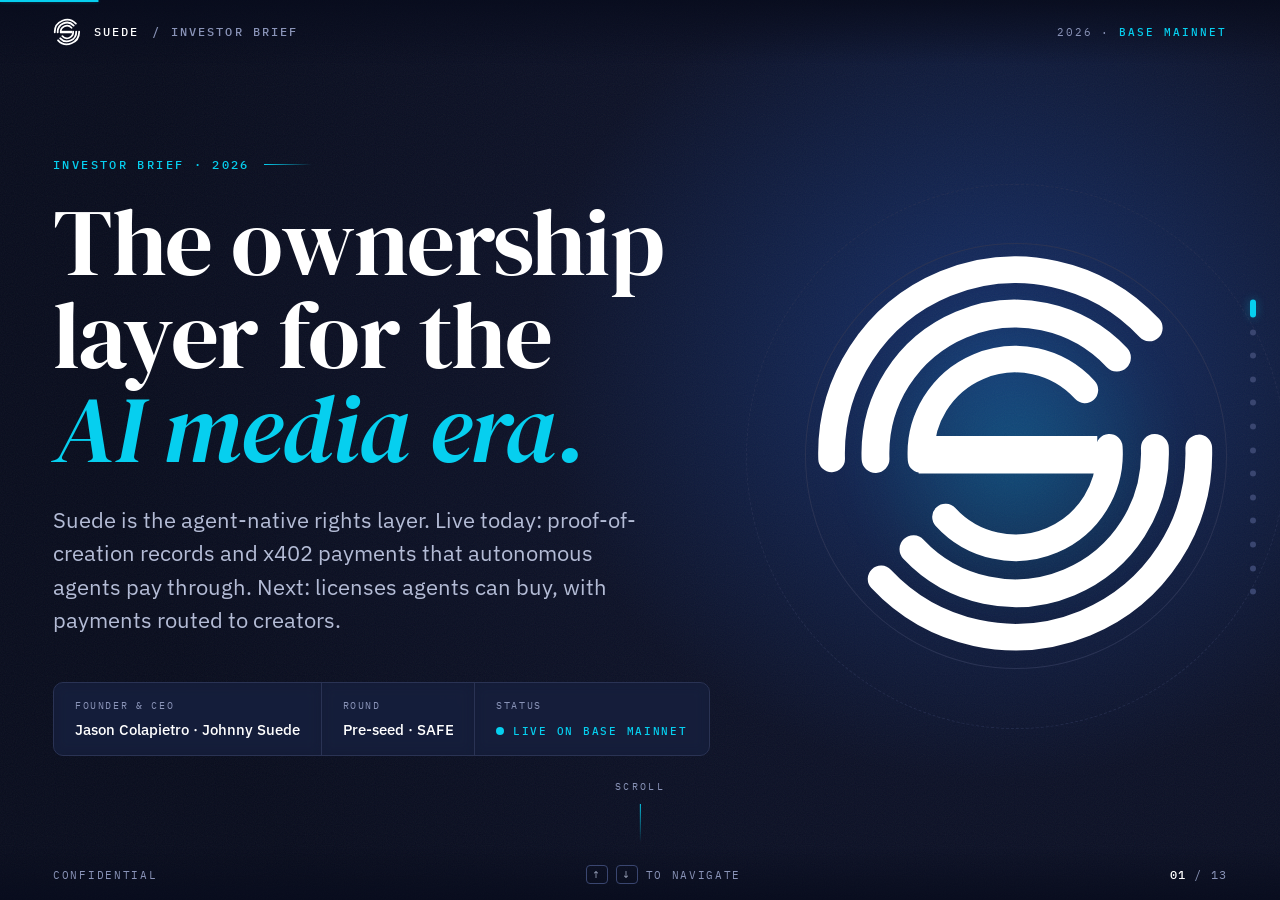
<file: index.html>
<!DOCTYPE html>
<html lang="en">
<head>
<meta charset="utf-8">
<meta name="viewport" content="width=device-width, initial-scale=1">
<title>Suede · Investor Brief</title>
<meta name="description" content="Suede, founded 2024 by Jason Colapietro in West Palm Beach, builds AI agents, Suede GEO and Suede AEO, and AI marketing, proven on 100+ of its own apps.">
<meta name="keywords" content="Suede, investor brief, programmable IP, creator ownership, AI media, on-chain royalties, x402, ERC-8004, Base mainnet, agent commerce, rights layer, creator economy, Jason Colapietro, startup pitch deck">
<meta name="author" content="Jason Colapietro">
<meta name="robots" content="index, follow, max-image-preview:large, max-snippet:-1, max-video-preview:-1">
<meta name="theme-color" content="#0c1127">
<link rel="canonical" href="https://jasoncolapietro.github.io/suede-investor-deck/">
<link rel="icon" href="assets/mark.svg" type="image/svg+xml">
<link rel="icon" href="assets/favicon-180.png" type="image/png">
<link rel="apple-touch-icon" href="assets/favicon-180.png">

<!-- Open Graph -->
<meta property="og:type" content="website">
<meta property="og:locale" content="en_US">
<meta property="og:url" content="https://jasoncolapietro.github.io/suede-investor-deck/">
<meta property="og:site_name" content="Suede">
<meta property="og:title" content="Suede · The Ownership Layer for the AI Media Era">
<meta property="og:description" content="Suede, founded 2024 by Jason Colapietro in West Palm Beach, builds AI agents, Suede GEO and Suede AEO, and AI marketing, proven on 100+ of its own apps.">
<meta property="og:image" content="https://jasoncolapietro.github.io/suede-investor-deck/assets/og-image.png">
<meta property="og:image:width" content="1200">
<meta property="og:image:height" content="630">
<meta property="og:image:alt" content="Suede · The ownership layer for the AI media era">

<!-- Twitter / X -->
<meta name="twitter:card" content="summary_large_image">
<meta name="twitter:site" content="@AISUEDE">
<meta name="twitter:creator" content="@johnnysuede">
<meta name="twitter:title" content="Suede · The Ownership Layer for the AI Media Era">
<meta name="twitter:description" content="Suede, founded 2024 by Jason Colapietro in West Palm Beach, builds AI agents, Suede GEO and Suede AEO, and AI marketing, proven on 100+ of its own apps.">
<meta name="twitter:image" content="https://jasoncolapietro.github.io/suede-investor-deck/assets/og-image.png">
<meta name="twitter:image:alt" content="Suede · The ownership layer for the AI media era">
<link rel="preconnect" href="https://fonts.googleapis.com">
<link rel="preconnect" href="https://fonts.gstatic.com" crossorigin>
<link href="https://fonts.googleapis.com/css2?family=DM+Serif+Display:ital@0;1&family=IBM+Plex+Mono:wght@400;500;600&family=IBM+Plex+Sans:ital,wght@0,400;0,500;0,600;0,700;1,400&display=swap" rel="stylesheet">
<script>document.documentElement.classList.add('js')</script>
<style>
/* Suede · Navy + Cyan, adapted for a web deck */
:root{
  --ground:#0c1127; --ground-deep:#080c1d; --lift:#12234f; --surface:#161f3c; --surface-2:#1b2649;
  --hairline:#2a3354; --hairline-2:#3a4670;
  --ink:#ffffff; --body:#b4bcd6; --muted:#8a94b8;
  --accent:#06cfef; --accent-soft:rgba(6,207,239,.12); --accent-glow:rgba(6,207,239,.35);
  --fill:#ffffff; --on-fill:#0c1127;
  --serif:'DM Serif Display',Georgia,serif;
  --sans:'IBM Plex Sans','Helvetica Neue',Arial,sans-serif;
  --mono:'IBM Plex Mono',ui-monospace,monospace;
  --pad:clamp(1.25rem,.6rem + 3.4vw,5rem);
  --ease:cubic-bezier(.2,.7,.2,1);
}
*{box-sizing:border-box;margin:0;padding:0}
html,body{background:var(--ground-deep)}
body{color:var(--ink);font-family:var(--sans);-webkit-font-smoothing:antialiased;
  -webkit-print-color-adjust:exact;print-color-adjust:exact;overflow:hidden}
::selection{background:var(--accent);color:var(--on-fill)}
a{color:inherit}
.deck{height:100vh;height:100dvh;overflow-y:auto;overflow-x:hidden;scroll-snap-type:y mandatory;scroll-behavior:smooth}
.deck::-webkit-scrollbar{width:0}

/* slide ground: navy with a radial lift at the top right, faint film grain */
.slide{position:relative;min-height:100vh;min-height:100dvh;width:100%;scroll-snap-align:start;display:flex;flex-direction:column;
  justify-content:center;padding:calc(var(--pad) + 3.2rem) var(--pad) calc(var(--pad) + 2.4rem);overflow:hidden;isolation:isolate;
  background:radial-gradient(110% 80% at 100% 0%,var(--lift) 0%,var(--ground) 55%,var(--ground-deep) 100%)}
.slide::after{content:"";position:absolute;inset:0;z-index:-1;pointer-events:none;opacity:.06;
  background-image:url("data:image/svg+xml,%3Csvg xmlns='http://www.w3.org/2000/svg' width='160' height='160'%3E%3Cfilter id='n'%3E%3CfeTurbulence type='fractalNoise' baseFrequency='.9' numOctaves='2' stitchTiles='stitch'/%3E%3C/filter%3E%3Crect width='100%25' height='100%25' filter='url(%23n)'/%3E%3C/svg%3E")}
.slide.alt{background:radial-gradient(90% 70% at 0% 100%,var(--lift) 0%,var(--ground) 55%,var(--ground-deep) 100%)}
.wrap{position:relative;z-index:2;width:100%;max-width:1200px;margin:0 auto}

/* type */
.eyebrow{font-family:var(--mono);font-size:.74rem;font-weight:500;letter-spacing:.2em;text-transform:uppercase;color:var(--accent);
  margin-bottom:1.4rem;display:flex;align-items:center;gap:.9rem}
.eyebrow .ix{color:var(--muted)}
.eyebrow::after{content:"";flex:0 0 3rem;height:1px;background:linear-gradient(90deg,var(--accent),transparent)}
h1,h2{font-family:var(--serif);font-weight:400;letter-spacing:-.015em;text-wrap:balance}
h1{line-height:.98;font-size:clamp(2.9rem,1rem + 6.2vw,7rem)}
h2{line-height:1.02;font-size:clamp(2.3rem,1rem + 3.9vw,4.9rem);max-width:20ch}
@media (min-width:1001px) and (max-height:960px){h2{font-size:clamp(2.2rem,1rem + 3vw,4rem)}}
h1 em,h2 em{font-style:italic;color:var(--accent)}
.lede{color:var(--body);font-size:clamp(1.08rem,.95rem + .55vw,1.4rem);line-height:1.55;max-width:58ch;margin-top:1.6rem;text-wrap:pretty}
.lede strong,.body strong{color:var(--ink);font-weight:600}
.body{color:var(--body);font-size:1.02rem;line-height:1.6}
.mono{font-family:var(--mono)}
.cy{color:var(--accent)}
.note{font-family:var(--mono);font-size:.72rem;color:var(--muted);letter-spacing:.03em;margin-top:1.6rem;line-height:1.7}

/* chrome */
.bar{position:fixed;top:0;left:0;right:0;z-index:60;display:flex;justify-content:space-between;align-items:center;
  padding:1.1rem var(--pad);pointer-events:none}
.bar::before{content:"";position:absolute;inset:0;z-index:-1;background:linear-gradient(180deg,rgba(8,12,29,.85),rgba(8,12,29,0));}
.brand{display:flex;align-items:center;gap:.8rem;font-family:var(--mono);font-size:.74rem;font-weight:500;letter-spacing:.18em;color:var(--ink);text-decoration:none;pointer-events:auto}
.brand svg{width:28px;height:28px;color:var(--ink)}
.brand .dim{color:var(--muted)}
.bar .meta{font-family:var(--mono);font-size:.68rem;letter-spacing:.18em;color:var(--muted);text-transform:uppercase}
.bar .meta b{color:var(--accent);font-weight:500}
.foot{position:fixed;bottom:0;left:0;right:0;z-index:60;display:flex;justify-content:space-between;align-items:center;
  padding:1rem var(--pad);font-family:var(--mono);font-size:.66rem;letter-spacing:.16em;text-transform:uppercase;color:var(--muted);pointer-events:none}
.foot::before{content:"";position:absolute;inset:0;z-index:-1;background:linear-gradient(0deg,rgba(8,12,29,.8),rgba(8,12,29,0))}
.foot .count{font-size:.74rem;letter-spacing:.1em}.foot .count b{color:var(--ink);font-weight:500}
.foot .hint{display:flex;gap:.5rem;align-items:center}
.foot kbd{font-family:var(--mono);font-size:.62rem;border:1px solid var(--hairline-2);border-radius:4px;padding:.12rem .38rem;color:var(--body)}
.prog{position:fixed;top:0;left:0;height:2px;width:100%;z-index:70;background:var(--accent);transform-origin:0 50%;transform:scaleX(0);
  transition:transform .5s var(--ease);box-shadow:0 0 12px var(--accent-glow)}
.dots{position:fixed;right:calc(var(--pad) * .45);top:50%;transform:translateY(-50%);z-index:60;display:flex;flex-direction:column;gap:.35rem}
.dots a{position:relative;display:flex;align-items:center;justify-content:flex-end;width:28px;height:18px;text-decoration:none}
.dots a i{display:block;width:6px;height:6px;border-radius:50%;background:var(--hairline-2);transition:all .35s var(--ease)}
.dots a:hover i{background:var(--body)}
.dots a[aria-current="true"] i{background:var(--accent);height:18px;border-radius:3px;box-shadow:0 0 10px var(--accent-glow)}
.dots a span{position:absolute;right:22px;white-space:nowrap;font-family:var(--mono);font-size:.62rem;letter-spacing:.14em;text-transform:uppercase;
  color:var(--ink);background:var(--surface);border:1px solid var(--hairline);border-radius:5px;padding:.3rem .55rem;
  opacity:0;transform:translateX(6px);transition:all .25s var(--ease);pointer-events:none}
.dots a:hover span,.dots a:focus-visible span{opacity:1;transform:none}

/* reveal */
.js .rv{opacity:0;transform:translateY(22px);transition:opacity .9s var(--ease),transform .9s var(--ease);transition-delay:calc(var(--d,0) * 90ms)}
.js .in .rv{opacity:1;transform:none}

/* shared blocks */
.grid-cards{display:grid;gap:1px;background:var(--hairline);border:1px solid var(--hairline);border-radius:12px;overflow:hidden;margin-top:2.4rem}
.g2{grid-template-columns:1fr 1fr}.g5{grid-template-columns:repeat(5,1fr)}.g3{grid-template-columns:repeat(3,1fr)}.g4{grid-template-columns:repeat(4,1fr)}
.card{position:relative;background:var(--surface);padding:2rem 1.8rem;transition:background .35s var(--ease)}
.card:hover{background:var(--surface-2)}
.card .tag{font-family:var(--mono);font-size:.68rem;font-weight:500;letter-spacing:.16em;text-transform:uppercase;color:var(--accent)}
.card h3{font-family:var(--sans);font-size:1.3rem;font-weight:600;letter-spacing:-.01em;margin:.7rem 0 .55rem}
.card p{color:var(--body);font-size:.98rem;line-height:1.55}
.card .num{position:absolute;top:1.6rem;right:1.8rem;font-family:var(--mono);font-size:.7rem;color:var(--muted)}
.two{display:grid;grid-template-columns:1.05fr .95fr;gap:clamp(2rem,1rem + 4vw,5.5rem);align-items:center}
.two.flip{grid-template-columns:.9fr 1.1fr}

/* COVER */
.cover{justify-content:center;background:radial-gradient(70% 90% at 78% 40%,#16306a 0%,var(--ground) 52%,var(--ground-deep) 100%)}
.cover .wrap{display:grid;grid-template-columns:1.25fr .75fr;gap:3rem;align-items:center}
.cover h1{max-width:13ch}
.cover .sub{color:var(--body);font-size:clamp(1.05rem,.95rem + .5vw,1.35rem);line-height:1.55;max-width:46ch;margin-top:1.8rem}
.cover-meta{display:grid;grid-template-columns:repeat(3,auto);margin-top:2.8rem;border:1px solid var(--hairline);border-radius:10px;overflow:hidden;width:fit-content;max-width:100%;background:rgba(22,31,60,.75);backdrop-filter:blur(6px)}
.cover-meta>div+div{border-left:1px solid var(--hairline)}
.cover-meta>div{backdrop-filter:blur(6px);padding:1rem 1.3rem;font-family:var(--mono);font-size:.64rem;letter-spacing:.16em;text-transform:uppercase;color:var(--muted)}
.cover-meta b{display:block;margin-top:.4rem;font-family:var(--sans);font-size:.95rem;letter-spacing:0;text-transform:none;font-weight:500;color:var(--ink)}
.live{display:inline-flex;align-items:center;gap:.55rem;font-family:var(--mono);font-size:.68rem;font-weight:500;letter-spacing:.16em;text-transform:uppercase;color:var(--accent)}
.live::before{content:"";width:.5rem;height:.5rem;border-radius:50%;background:var(--accent);box-shadow:0 0 0 0 var(--accent-glow);animation:ping 2.4s infinite}
@keyframes ping{0%{box-shadow:0 0 0 0 rgba(6,207,239,.55)}70%{box-shadow:0 0 0 .6rem rgba(6,207,239,0)}100%{box-shadow:0 0 0 0 rgba(6,207,239,0)}}
.orb{position:relative;aspect-ratio:1;width:100%;max-width:440px;justify-self:center}
.orb::before{content:"";position:absolute;inset:8%;border-radius:50%;background:radial-gradient(circle,rgba(6,207,239,.22),transparent 65%);filter:blur(20px);animation:breathe 6s ease-in-out infinite}
.orb .ring{position:absolute;inset:0;border-radius:50%;border:1px solid var(--hairline)}
.orb .ring.r2{inset:-14%;border-style:dashed;border-color:rgba(42,51,84,.7);animation:spin 80s linear infinite}
.orb svg{position:relative;width:100%;height:100%;color:var(--ink);overflow:visible}
.orb .arc{stroke-dasharray:var(--len);stroke-dashoffset:var(--len)}
.js .in .orb .arc{animation:draw 1.8s var(--ease) forwards;animation-delay:calc(var(--i) * 120ms + 200ms)}
.js .orb .bar-s{opacity:0}.js .in .orb .bar-s{animation:fade .8s var(--ease) 1.1s forwards}
html:not(.js) .orb .arc{stroke-dashoffset:0}
@keyframes draw{to{stroke-dashoffset:0}}@keyframes fade{to{opacity:1}}
@keyframes spin{to{transform:rotate(360deg)}}
@keyframes breathe{0%,100%{opacity:.7;transform:scale(1)}50%{opacity:1;transform:scale(1.06)}}
.scroll-cue{position:absolute;left:50%;bottom:3.6rem;transform:translateX(-50%);z-index:3;font-family:var(--mono);font-size:.62rem;letter-spacing:.24em;color:var(--muted);text-transform:uppercase;display:flex;flex-direction:column;align-items:center;gap:.7rem}
.scroll-cue::after{content:"";width:1px;height:38px;background:linear-gradient(var(--accent),transparent);animation:cue 2.2s ease-in-out infinite;transform-origin:top}
@keyframes cue{0%{transform:scaleY(0)}50%{transform:scaleY(1)}100%{transform:scaleY(1);opacity:0}}

/* PROBLEM */
.versus{display:grid;grid-template-columns:1fr auto 1fr;gap:0;margin-top:3rem;border:1px solid var(--hairline);border-radius:12px;overflow:hidden;background:var(--surface)}
.versus>div{padding:2.2rem 2rem}
.versus .mid{width:1px;background:var(--hairline);padding:0}
.versus .lab{font-family:var(--mono);font-size:.68rem;letter-spacing:.16em;text-transform:uppercase;color:var(--muted);display:flex;justify-content:space-between;align-items:center}
.versus .big{font-family:var(--serif);font-size:clamp(1.7rem,1rem + 1.6vw,2.5rem);line-height:1.1;margin:1rem 0 .9rem}
.meter{height:6px;border-radius:3px;background:var(--hairline);overflow:hidden;margin-top:1.4rem}
.meter i{display:block;height:100%;border-radius:3px;width:var(--w);transform-origin:0 50%;transform:scaleX(0);transition:transform 1.6s var(--ease) .5s}
.in .meter i{transform:scaleX(1)}
html:not(.js) .meter i{transform:none}
.meter.down i{background:linear-gradient(90deg,var(--muted),var(--hairline-2))}
.meter.up i{background:linear-gradient(90deg,var(--accent),#7ce9fa)}

/* SOLUTION */
.flow{display:flex;flex-wrap:wrap;align-items:center;gap:.5rem;margin-top:2rem}
.flow span{font-family:var(--mono);font-size:.74rem;letter-spacing:.04em;color:var(--ink);border:1px solid var(--hairline-2);background:var(--surface);border-radius:999px;padding:.5rem .9rem}
.flow span.hot{border-color:var(--accent);color:var(--accent);background:var(--accent-soft)}
.flow b{color:var(--muted);font-weight:400;font-family:var(--mono)}
.flow .fl{display:inline-flex;align-items:center;gap:.5rem;font-style:normal}
.flow .br{flex-basis:100%;height:0}
.flow span.soon{border-style:dashed;color:var(--body);background:transparent}
.term{margin-top:2rem;border:1px solid var(--hairline);border-radius:12px;background:#070b1a;overflow:hidden;max-width:560px;box-shadow:0 30px 60px -30px rgba(0,0,0,.7)}
.term .tb{display:flex;align-items:center;gap:.4rem;padding:.7rem 1rem;border-bottom:1px solid var(--hairline)}
.term .tb i{width:9px;height:9px;border-radius:50%;background:var(--hairline-2)}
.term .tb span{margin-left:auto;font-family:var(--mono);font-size:.62rem;letter-spacing:.14em;color:var(--muted)}
.term .cmd{display:flex;align-items:center;justify-content:space-between;gap:1rem;padding:1.1rem 1.2rem;font-family:var(--mono);font-size:1rem}
.term .cmd .p{color:var(--muted)}
.term .cmd code{color:var(--ink)}
.term .caret{display:inline-block;width:.55em;height:1.1em;background:var(--accent);vertical-align:-.18em;margin-left:.2em;animation:blink 1.1s steps(1) infinite}
@keyframes blink{50%{opacity:0}}
.copy{font-family:var(--mono);font-size:.64rem;letter-spacing:.14em;text-transform:uppercase;color:var(--body);background:transparent;border:1px solid var(--hairline-2);border-radius:6px;padding:.4rem .7rem;cursor:pointer;transition:all .2s}
.copy:hover{color:var(--ink);border-color:var(--accent)}
.term .out{padding:0 1.2rem 1.1rem;font-family:var(--mono);font-size:.78rem;color:var(--muted);line-height:1.7}
.term .out .ok{color:var(--accent)}
.solution-mark{position:relative;display:grid;place-items:center;aspect-ratio:1;max-width:380px;width:100%;justify-self:center}
.solution-mark .pulse{position:absolute;inset:18%;border-radius:50%;border:1px solid var(--accent);opacity:0;animation:pulse 4s var(--ease) infinite}
.solution-mark .pulse:nth-child(2){animation-delay:1.33s}.solution-mark .pulse:nth-child(3){animation-delay:2.66s}
@keyframes pulse{0%{transform:scale(.7);opacity:.6}100%{transform:scale(1.5);opacity:0}}
.solution-mark svg{width:56%;height:56%;color:var(--ink);filter:drop-shadow(0 0 40px rgba(6,207,239,.25))}

/* PRODUCT */
.browser{border-radius:12px;border:1px solid var(--hairline-2);background:var(--surface);overflow:hidden;box-shadow:0 50px 100px -40px rgba(0,0,0,.9),0 0 0 1px rgba(0,0,0,.4)}
.browser .tb{display:flex;align-items:center;gap:.4rem;padding:.6rem .85rem;border-bottom:1px solid var(--hairline);background:#10182f}
.browser .tb i{width:8px;height:8px;border-radius:50%;background:var(--hairline-2)}
.browser .url{margin:0 auto;font-family:var(--mono);font-size:.66rem;color:var(--muted);background:var(--ground-deep);border:1px solid var(--hairline);border-radius:5px;padding:.25rem 1.2rem;display:flex;gap:.5rem;align-items:center}
.browser .url::before{content:"";width:6px;height:6px;border-radius:50%;background:var(--accent)}
.browser img{display:block;width:100%;height:auto}
.shot-stack{position:relative;padding-bottom:8%}
.shot-stack .phone{position:absolute;right:-5%;bottom:-2%;width:34%;border-radius:14px;border:1px solid var(--hairline-2);box-shadow:0 30px 70px -20px rgba(0,0,0,.95);overflow:hidden;background:var(--surface)}
.shot-stack .phone img{display:block;width:100%;height:auto}
.checks{list-style:none;margin-top:1.8rem;display:grid;gap:.85rem}
.checks li{display:flex;gap:.9rem;align-items:flex-start;color:var(--body);font-size:1.04rem;line-height:1.5}
.checks li::before{content:"";flex:none;width:18px;height:18px;margin-top:.2em;border-radius:5px;border:1px solid var(--accent);
  background:var(--accent-soft) url("data:image/svg+xml,%3Csvg xmlns='http://www.w3.org/2000/svg' viewBox='0 0 16 16'%3E%3Cpath d='M4 8.5l2.5 2.5L12 5.5' fill='none' stroke='%2306cfef' stroke-width='1.8' stroke-linecap='round' stroke-linejoin='round'/%3E%3C/svg%3E") center/14px no-repeat}
.link{color:var(--accent);text-decoration:none;border-bottom:1px solid rgba(6,207,239,.35);transition:border-color .2s}
.link:hover{border-color:var(--accent)}

/* PIPELINE */
.pipe{position:relative;display:grid;grid-template-columns:repeat(4,1fr);gap:1.4rem;margin:3.6rem 0 1.6rem}
.pipe .rail{position:absolute;top:38px;left:12.5%;right:12.5%;height:2px;background:var(--hairline);z-index:0;overflow:hidden;border-radius:2px}
.pipe .rail i{position:absolute;inset:0;background:linear-gradient(90deg,var(--hairline-2),var(--accent) 35%,var(--accent) 45%,var(--hairline-2));transform-origin:0 50%;transform:scaleX(0);transition:transform 1.8s var(--ease) .3s}
.in .pipe .rail i{transform:scaleX(1)}
html:not(.js) .pipe .rail i{transform:none}
.pipe .rail b{position:absolute;top:-2px;width:60px;height:6px;border-radius:3px;background:radial-gradient(closest-side,#fff,var(--accent),transparent);animation:packet 3.6s linear infinite}
@keyframes packet{from{left:-60px}to{left:100%}}
.stage{position:relative;z-index:1;text-align:center}
.stage .node{width:76px;height:76px;border-radius:50%;margin:0 auto 1.3rem;display:grid;place-items:center;
  font-family:var(--mono);font-weight:500;font-size:1.1rem;color:var(--body);background:var(--surface);border:1px solid var(--hairline-2)}
.stage.hot .node{color:var(--on-fill);background:var(--accent);border-color:var(--accent);box-shadow:0 0 0 8px rgba(6,207,239,.08),0 0 44px rgba(6,207,239,.4)}
.stage .sname{font-family:var(--serif);font-size:2rem;margin-bottom:.6rem}
.stage.hot .sname{font-style:italic;color:var(--accent)}
.stage p{color:var(--body);font-size:.95rem;line-height:1.5;max-width:24ch;margin:0 auto}
.wedge{display:inline-block;margin-top:.9rem;font-family:var(--mono);font-size:.62rem;letter-spacing:.16em;text-transform:uppercase;color:var(--accent);border:1px solid var(--accent);border-radius:999px;padding:.3rem .8rem;background:var(--accent-soft)}

/* PARTNERS */
.logos{display:grid;grid-template-columns:repeat(4,1fr);gap:1px;margin-top:2.6rem;background:var(--hairline);border:1px solid var(--hairline);border-radius:12px;overflow:hidden}
.logo{position:relative;display:flex;flex-direction:column;align-items:center;justify-content:center;gap:.8rem;height:118px;padding:1.4rem;background:var(--surface);transition:background .35s var(--ease)}
.logo::after{content:"";position:absolute;inset:0;background:radial-gradient(60% 80% at 50% 120%,rgba(6,207,239,.18),transparent);opacity:0;transition:opacity .35s}
.logo:hover{background:var(--surface-2)}.logo:hover::after{opacity:1}
.logo img{height:32px;width:auto;max-width:60%;object-fit:contain;filter:brightness(0) invert(1);opacity:.7;transition:opacity .3s,transform .3s var(--ease)}
.logo:hover img{opacity:1;transform:translateY(-3px)}
.logo:last-child:nth-child(4n+3){grid-column:span 2}
.logo .wordmark{font-family:var(--mono);font-weight:600;font-size:1.6rem;letter-spacing:.04em;color:var(--ink);opacity:.8;line-height:32px;transition:opacity .3s,transform .3s var(--ease)}
.logo:hover .wordmark{opacity:1;transform:translateY(-3px)}
.logo small{font-family:var(--mono);font-size:.6rem;letter-spacing:.16em;text-transform:uppercase;color:var(--muted)}

/* TRACTION */
.nums{display:grid;grid-template-columns:repeat(4,1fr);gap:1px;background:var(--hairline);border:1px solid var(--hairline);border-radius:12px;overflow:hidden;margin-top:2.6rem}
.nums>div{position:relative;background:var(--surface);padding:2rem 1.7rem 1.8rem;overflow:hidden}
.nums>div:first-child{background:linear-gradient(160deg,rgba(6,207,239,.14),var(--surface) 60%)}
.nums .v{font-family:var(--serif);font-size:clamp(3.2rem,1.4rem + 4vw,5.4rem);line-height:.9;letter-spacing:-.02em;font-variant-numeric:tabular-nums}
.nums>div:first-child .v{color:var(--accent)}
.nums .k{font-family:var(--mono);font-size:.66rem;letter-spacing:.14em;text-transform:uppercase;color:var(--body);margin-top:1rem;line-height:1.5}
.proof{list-style:none;margin-top:2rem;display:grid;grid-template-columns:1fr 1fr;gap:.9rem 2.4rem}
.proof li{position:relative;padding:0 0 0 1.5rem;color:var(--body);font-size:1rem;line-height:1.55}
.proof li::before{content:"";position:absolute;left:0;top:.62em;width:8px;height:8px;border-radius:2px;background:var(--accent);transform:rotate(45deg)}
.proof li strong{color:var(--ink);font-weight:600}

/* MARKET */
.mkt{display:grid;grid-template-columns:1.15fr .85fr;gap:clamp(1.6rem,1rem + 3vw,4rem);align-items:center;margin-top:2.4rem}
.chart-card{border:1px solid var(--hairline);border-radius:12px;background:var(--surface);padding:1.6rem 1.6rem 1.2rem}
.chart-card .hd{display:flex;justify-content:space-between;align-items:baseline;gap:1rem;font-family:var(--mono);font-size:.66rem;letter-spacing:.14em;text-transform:uppercase;color:var(--muted)}
.chart-card .hd b{font-weight:500;color:var(--accent)}
.chart{width:100%;height:auto;margin-top:.8rem;overflow:visible}
.chart .ln{stroke-dasharray:900;stroke-dashoffset:900}
.chart .area{opacity:0}
.js .in .chart .ln{transition:stroke-dashoffset 2.2s var(--ease) .3s;stroke-dashoffset:0}
.js .in .chart .area{transition:opacity 1.2s ease 1.2s;opacity:1}
html:not(.js) .chart .ln{stroke-dashoffset:0}html:not(.js) .chart .area{opacity:1}
.chart .end{opacity:0}.js .in .chart .end{transition:opacity .6s ease 2.3s;opacity:1}html:not(.js) .chart .end{opacity:1}
.chart text{font-family:'IBM Plex Mono',monospace}
.stack{display:grid;gap:1px;background:var(--hairline);border:1px solid var(--hairline);border-radius:12px;overflow:hidden}
.mcard{background:var(--surface);padding:1.4rem 1.5rem;display:grid;grid-template-columns:auto 1fr;gap:.2rem 1.2rem;align-items:baseline}
.mcard .n{grid-column:1/-1;font-family:var(--mono);font-size:.64rem;letter-spacing:.16em;text-transform:uppercase;color:var(--muted)}
.mcard .v{font-family:var(--serif);font-size:clamp(2.1rem,1rem + 2.2vw,3rem);letter-spacing:-.01em;line-height:1.05}
.mcard:first-child .v{color:var(--accent)}
.mcard p{color:var(--body);font-size:.9rem;line-height:1.45}

/* BUSINESS MODEL */
.status{display:inline-flex;align-items:center;gap:.5rem;font-family:var(--mono);font-size:.62rem;font-weight:500;letter-spacing:.16em;text-transform:uppercase;border-radius:999px;padding:.3rem .7rem}
.status.on{color:var(--accent);background:var(--accent-soft);border:1px solid rgba(6,207,239,.4)}
.status.on::before{content:"";width:6px;height:6px;border-radius:50%;background:var(--accent);animation:ping 2.4s infinite}
.status.off{color:var(--muted);border:1px solid var(--hairline-2)}
.status.off::before{content:"";width:6px;height:6px;border-radius:50%;border:1px solid var(--muted)}
.model .card{padding:1.3rem 1.25rem}
.g4.model .card p{font-size:.86rem;line-height:1.5}
.model .card h3{font-family:var(--serif);font-weight:400;font-size:clamp(1.35rem,1rem + .7vw,1.75rem);margin:.75rem 0 .4rem;letter-spacing:-.005em}

/* FOUNDER */
.portrait{position:relative;border-radius:14px;overflow:hidden;border:1px solid var(--hairline-2);box-shadow:0 50px 100px -40px rgba(0,0,0,.9)}
.portrait img{display:block;width:100%;height:auto;max-height:min(72vh,680px);object-fit:cover;object-position:50% 20%}
.portrait::after{content:"";position:absolute;inset:0;background:linear-gradient(180deg,transparent 55%,rgba(8,12,29,.85))}
.portrait figcaption{position:absolute;left:1.2rem;bottom:1.1rem;z-index:2;font-family:var(--mono);font-size:.64rem;letter-spacing:.16em;text-transform:uppercase;color:var(--body)}
.portrait figcaption b{display:block;color:var(--ink);font-weight:500;margin-bottom:.2rem}
.pull{position:relative;font-family:var(--serif);font-size:clamp(1.55rem,1rem + 1.8vw,2.5rem);line-height:1.2;margin-top:2rem;padding-left:1.6rem;border-left:2px solid var(--accent)}
.pull em{color:var(--accent)}
.book{display:flex;align-items:center;gap:1.3rem;margin-top:2rem;padding:1rem;border:1px solid var(--hairline);border-radius:12px;background:var(--surface);max-width:520px}
.book img{width:74px;height:auto;flex:none;border-radius:3px;box-shadow:0 14px 30px -10px rgba(0,0,0,.9)}
.book p{color:var(--body);font-size:.92rem;line-height:1.5}

/* ASK */
.ask{background:radial-gradient(60% 70% at 50% 110%,rgba(6,207,239,.18),transparent 70%),radial-gradient(110% 80% at 100% 0%,var(--lift) 0%,var(--ground) 55%,var(--ground-deep) 100%)}
.ask h2{max-width:24ch}
.ask .lede{max-width:68ch;margin-top:1.3rem}
.ask .grid-cards{margin-top:2rem}
.ask .cta-row{margin-top:2.2rem}
.cta-row{display:flex;flex-wrap:wrap;align-items:center;gap:1.4rem 2rem;margin-top:2.6rem}
.cta{display:inline-flex;align-items:center;gap:.8rem;background:var(--fill);color:var(--on-fill);font-weight:600;font-size:1.08rem;
  padding:1.1rem 1.8rem;border-radius:8px;text-decoration:none;box-shadow:0 0 0 0 rgba(255,255,255,.3),0 20px 40px -16px rgba(6,207,239,.5);transition:transform .25s var(--ease),box-shadow .25s}
.cta:hover{transform:translateY(-2px);box-shadow:0 0 0 6px rgba(255,255,255,.08),0 24px 50px -16px rgba(6,207,239,.7)}
.cta .arr{transition:transform .25s var(--ease)}.cta:hover .arr{transform:translateX(4px)}
.contact{font-family:var(--mono);font-size:.78rem;line-height:1.8;color:var(--muted)}
.contact a{color:var(--ink);text-decoration:none}.contact a:hover{color:var(--accent)}

/* SOURCES */
.ledger{width:100%;border-collapse:collapse;font-size:.93rem;margin-top:2rem;border:1px solid var(--hairline);border-radius:12px;overflow:hidden;background:var(--surface)}
.ledger th,.ledger td{text-align:left;padding:.95rem 1.2rem;border-bottom:1px solid var(--hairline);vertical-align:top}
.ledger tr:last-child td{border-bottom:0}
.ledger th{font-family:var(--mono);font-weight:500;font-size:.64rem;letter-spacing:.16em;text-transform:uppercase;color:var(--muted);background:#10182f}
.ledger td{color:var(--body)}
.ledger td:first-child{color:var(--ink);font-weight:600}
.ledger td:nth-child(2){font-family:var(--mono);font-size:.84rem;color:var(--ink)}
.ledger tbody tr{transition:background .2s}.ledger tbody tr:hover{background:var(--surface-2)}
.note a,.proof a{overflow-wrap:anywhere}
.cta-row>.link{font-weight:500;font-size:1rem}
.closer{display:flex;align-items:center;gap:1rem;margin-top:2.4rem;font-family:var(--mono);font-size:.7rem;letter-spacing:.16em;text-transform:uppercase;color:var(--muted)}
.closer svg{width:30px;height:30px;color:var(--ink)}

a:focus-visible,button:focus-visible,.cta:focus-visible{outline:2px solid var(--accent);outline-offset:3px;border-radius:6px}

/* responsive */
@media (max-height:860px){.scroll-cue{display:none}}
@media (max-width:1000px){
  .cover .wrap{grid-template-columns:1fr}.orb{max-width:260px;justify-self:start;order:-1;margin-bottom:.5rem}
  .two,.two.flip,.mkt{grid-template-columns:1fr}
  .g5,.g4,.g3,.nums,.logos{grid-template-columns:1fr 1fr}
  .solution-mark{max-width:220px}
  .dots{display:none}
}
@media (max-width:760px){
  .deck{scroll-snap-type:y proximity}
  .slide{min-height:auto;padding-top:5.5rem;padding-bottom:5rem}
  .cover{min-height:100vh;min-height:100dvh}
  .g2,.versus,.proof,.cover-meta{grid-template-columns:1fr}.cover-meta{width:100%}.cover-meta>div+div{border-left:0;border-top:1px solid var(--hairline)}
  .versus .mid{width:auto;height:1px}
  .pipe{grid-template-columns:1fr 1fr;gap:2.4rem 1rem}.pipe .rail{display:none}
  .shot-stack .phone{width:40%;right:-2%}
  .ledger thead{display:none}.ledger tr{display:block;padding:.9rem 1rem;border-bottom:1px solid var(--hairline)}
  .ledger td{display:block;padding:.15rem 0;border:0}
  .bar .meta,.foot .hint,.scroll-cue{display:none}
  .card .num{display:none}
}
@media (max-width:420px){.g5,.g4,.g3{grid-template-columns:1fr}.logo{height:110px}.nums>div{padding:1.5rem 1.2rem}.brand .dim{display:none}}
@media (prefers-reduced-motion:reduce){
  .deck{scroll-behavior:auto;scroll-snap-type:none}
  *,*::before,*::after{animation-duration:.001ms!important;animation-iteration-count:1!important;transition-duration:.001ms!important;transition-delay:0s!important;scroll-behavior:auto!important}
}
@media print{
  @page{size:1280px 720px;margin:0}
  body,.deck{height:auto;overflow:visible;display:block}.deck{scroll-snap-type:none}
  .slide{min-height:720px;height:720px;page-break-after:always;break-after:page;overflow:hidden}
  .bar,.foot,.prog,.dots,.scroll-cue{display:none}
  .js .rv{opacity:1!important;transform:none!important}
  .orb .arc,.chart .ln{stroke-dashoffset:0!important}.orb .bar-s,.chart .area,.chart .end{opacity:1!important}
  .meter i,.pipe .rail i{transform:none!important}
}
</style>
</head>
<body>
<svg width="0" height="0" style="position:absolute" aria-hidden="true">
  <symbol id="smark" viewBox="70 70 260 260">
    <g fill="none" stroke="currentColor" stroke-linecap="round">
      <path stroke-width="16.45" d="M86.40 202.96A113.10 113.10 0 0 1 282.03 122.32"/>
      <path stroke-width="16.45" d="M312.50 196.24A113.10 113.10 0 0 1 116.87 276.88"/>
      <path stroke-width="17.15" d="M113.44 203.02A86.08 86.08 0 0 1 262.12 140.59"/>
      <path stroke-width="17.15" d="M285.46 196.18A86.08 86.08 0 0 1 136.78 258.61"/>
      <path stroke-width="16.4" d="M141.49 203.35A58.08 58.08 0 0 1 242.36 160.46"/>
      <path stroke-width="16.4" d="M257.41 195.85A58.08 58.08 0 0 1 156.54 238.74"/>
    </g>
    <path fill="currentColor" d="M140.00 188.90H250.00V211.90H140.00Z"/>
  </symbol>
</svg>

<div class="prog" id="prog"></div>
<header class="bar">
  <a class="brand" href="#s1" aria-label="Suede, back to cover"><svg aria-hidden="true"><use href="#smark"/></svg>SUEDE <span class="dim">/ INVESTOR BRIEF</span></a>
  <span class="meta">2026 · <b>Base mainnet</b></span>
</header>
<nav class="dots" id="dots" aria-label="Slides"></nav>
<footer class="foot">
  <span>Confidential</span>
  <span class="hint"><kbd>↑</kbd><kbd>↓</kbd> to navigate</span>
  <span class="count"><b id="cur">01</b> / <span id="tot">13</span></span>
</footer>

<main class="deck" id="deck">

  <!-- 1 COVER -->
  <section class="slide cover" id="s1" data-title="Cover">
    <div class="wrap">
      <div>
        <p class="eyebrow rv">Investor brief · 2026</p>
        <h1 class="rv" style="--d:1">The ownership layer for the <em>AI media era.</em></h1>
        <p class="sub rv" style="--d:2">Suede is the agent-native rights layer. Live today: proof-of-creation records and x402 payments that autonomous agents pay through. Next: licenses agents can buy, with payments routed to creators.</p>
        <div class="cover-meta rv" style="--d:3">
          <div>Founder &amp; CEO<b>Jason Colapietro · Johnny Suede</b></div>
          <div>Round<b>Pre-seed · SAFE</b></div>
          <div>Status<b><span class="live">Live on Base mainnet</span></b></div>
        </div>
      </div>
      <div class="orb" aria-hidden="true">
        <div class="ring r2"></div><div class="ring"></div>
        <svg viewBox="70 70 260 260">
          <g fill="none" stroke="currentColor" stroke-linecap="round">
            <path class="arc" style="--len:360;--i:0" stroke-width="16.45" d="M86.40 202.96A113.10 113.10 0 0 1 282.03 122.32"/>
            <path class="arc" style="--len:360;--i:1" stroke-width="16.45" d="M312.50 196.24A113.10 113.10 0 0 1 116.87 276.88"/>
            <path class="arc" style="--len:280;--i:2" stroke-width="17.15" d="M113.44 203.02A86.08 86.08 0 0 1 262.12 140.59"/>
            <path class="arc" style="--len:280;--i:3" stroke-width="17.15" d="M285.46 196.18A86.08 86.08 0 0 1 136.78 258.61"/>
            <path class="arc" style="--len:190;--i:4" stroke-width="16.4" d="M141.49 203.35A58.08 58.08 0 0 1 242.36 160.46"/>
            <path class="arc" style="--len:190;--i:5" stroke-width="16.4" d="M257.41 195.85A58.08 58.08 0 0 1 156.54 238.74"/>
          </g>
          <path class="bar-s" fill="currentColor" d="M140.00 188.90H250.00V211.90H140.00Z"/>
        </svg>
      </div>
    </div>
    <div class="scroll-cue">Scroll</div>
  </section>

  <!-- 2 PROBLEM -->
  <section class="slide" id="s2" data-title="Problem">
    <div class="wrap">
      <p class="eyebrow rv"><span class="ix">01</span> The problem</p>
      <h2 class="rv" style="--d:1">Creation got cheap. <em>Ownership didn't scale.</em></h2>
      <div class="versus rv" style="--d:2">
        <div>
          <div class="lab"><span>Cost to create</span><span>AI era</span></div>
          <p class="big">Heading toward zero.</p>
          <p class="body">AI drove the cost of making songs, images, video and synthetic media toward zero. Value is leaving production, and the layer that proves authorship, carries rights and routes payment is breaking.</p>
          <div class="meter down"><i style="--w:12%"></i></div>
        </div>
        <div class="mid"></div>
        <div>
          <div class="lab"><span>What ownership needs</span><span class="cy">Upstream</span></div>
          <p class="big">Machine-readable, <em class="cy">portable.</em></p>
          <p class="body">Copyright protects ownership <em>after</em> distribution. AI-era media moves faster than that. Ownership has to be machine-readable, upstream and portable across humans <strong>and</strong> agents.</p>
          <div class="meter up"><i style="--w:100%"></i></div>
        </div>
      </div>
    </div>
  </section>

  <!-- 3 WHY NOW -->
  <section class="slide alt" id="s3" data-title="Why now">
    <div class="wrap">
      <p class="eyebrow rv"><span class="ix">02</span> Why now</p>
      <h2 class="rv" style="--d:1">Three curves converging <em>in 2026.</em></h2>
      <div class="grid-cards g3">
        <div class="card rv" style="--d:2"><span class="num">01</span><span class="tag">Supply shock</span><h3>AI-media volume</h3><p>Generated media is exploding across every format. Provenance can't keep up by hand.</p></div>
        <div class="card rv" style="--d:3"><span class="num">02</span><span class="tag">New buyers</span><h3>Agent commerce</h3><p>Autonomous agents now pay per call for content and APIs. They need machine-readable rights.</p></div>
        <div class="card rv" style="--d:4"><span class="num">03</span><span class="tag">New rails</span><h3>On-chain standards</h3><p>ERC-8004 identity, reputation &amp; validation mature into a usable ownership substrate.</p></div>
      </div>
      <p class="pull rv" style="--d:5;font-size:clamp(1.3rem,1rem + 1.1vw,1.9rem);max-width:40ch">The question isn't whether another tool can generate media. It's who owns the rails when that media has to be <em>proven, licensed and paid out.</em></p>
    </div>
  </section>

  <!-- 4 SOLUTION -->
  <section class="slide" id="s4" data-title="What Suede is">
    <div class="wrap two flip">
      <div class="solution-mark rv" aria-hidden="true">
        <span class="pulse"></span><span class="pulse"></span><span class="pulse"></span>
        <svg><use href="#smark"/></svg>
      </div>
      <div>
        <p class="eyebrow rv"><span class="ix">03</span> What Suede is</p>
        <h2 class="rv" style="--d:1">The agent-native <em>rights layer.</em></h2>
        <p class="lede rv" style="--d:2">Live on Base mainnet: machine-readable proof-of-creation records, x402 agent payments and ERC-8004 identity, reputation and validation contracts. Next: registry claims become licenses agents buy, with payments routed straight to creators. The rail agents transact <em>through</em> for IP.</p>
        <div class="flow rv" style="--d:3" role="group" aria-label="The Suede rail">
          <span class="hot">Proof of creation</span><em class="fl"><b aria-hidden="true">→</b><span class="hot">Agent payments (x402)</span></em><i class="br"></i><em class="fl"><b aria-hidden="true">→</b><span class="soon">Licensing</span></em><em class="fl"><b aria-hidden="true">→</b><span class="soon">Creator payouts</span></em>
        </div>
        <div class="term rv" style="--d:4">
          <div class="tb"><i></i><i></i><i></i><span>ONE INSTALL</span></div>
          <div class="cmd"><span><span class="p">$ </span><code id="pipcmd">pip install suede-ai</code><span class="caret" aria-hidden="true"></span></span><button class="copy" type="button" data-copy="pip install suede-ai">Copy</button></div>
          <div class="out"><span class="ok">✓</span> Agents pay per call in USDC over x402. No account, no API key.</div>
        </div>
      </div>
    </div>
  </section>

  <!-- 5 PRODUCT -->
  <section class="slide alt" id="s5" data-title="Product">
    <div class="wrap two">
      <div>
        <p class="eyebrow rv"><span class="ix">04</span> Product</p>
        <h2 class="rv" style="--d:1">Shipped. <em>Not slideware.</em></h2>
        <p class="lede rv" style="--d:2">Product surfaces live today at <a href="https://app.suedeai.ai" class="link" target="_blank" rel="noopener">app.suedeai.ai</a> (proof-of-creation registry, royalty vaults and an on-chain swap), plus 9 iOS apps on the <a href="https://apps.apple.com/us/developer/jason-colapietro/id1895958699" class="link" target="_blank" rel="noopener">App Store</a>.</p>
        <ul class="checks rv" style="--d:3">
          <li>Registry records: file fingerprint, wallet-signed creator claim, contributors, timestamp</li>
          <li>39 live x402 endpoints on Base mainnet</li>
          <li>Royalty vaults live in the app, with licensing &amp; creator payouts next</li>
        </ul>
      </div>
      <div class="shot-stack rv" style="--d:2">
        <div class="browser">
          <div class="tb"><i></i><i></i><i></i><span class="url">app.suedeai.ai</span></div>
          <img src="assets/product-vaults.png" alt="Suede artist royalty vaults" width="1280" height="709" loading="lazy" decoding="async">
        </div>
        <div class="phone"><img src="assets/product-swap.png" alt="Suede swap, live" width="527" height="633" loading="lazy" decoding="async"></div>
      </div>
    </div>
  </section>

  <!-- 6 FOUR STAGES -->
  <section class="slide" id="s6" data-title="The model">
    <div class="wrap">
      <p class="eyebrow rv"><span class="ix">05</span> The model</p>
      <h2 class="rv" style="--d:1">Four stages. <em>One ownership spine.</em></h2>
      <div class="pipe">
        <div class="rail"><i></i><b></b></div>
        <div class="stage rv" style="--d:2"><div class="node">01</div><div class="sname">Create</div><p>AI lowers the cost of making media of every kind.</p></div>
        <div class="stage hot rv" style="--d:3"><div class="node">02</div><div class="sname">Prove</div><p>Authorship, voice, likeness, consent &amp; rights travel with the work.</p><span class="wedge">Suede's wedge</span></div>
        <div class="stage rv" style="--d:4"><div class="node">03</div><div class="sname">Launch</div><p>Routes to funding, audience &amp; ownership participation.</p></div>
        <div class="stage rv" style="--d:5"><div class="node">04</div><div class="sname">Earn</div><p>Payments, vaults, royalties, licensing &amp; agent commerce turn output into income.</p></div>
      </div>
      <p class="note rv" style="--d:6;text-align:center;font-size:.9rem;color:var(--body)">Everything downstream settles against the proof layer, and that layer is Suede.</p>
    </div>
  </section>

  <!-- 7 PARTNERS -->
  <section class="slide alt" id="s7" data-title="Partners">
    <div class="wrap">
      <p class="eyebrow rv"><span class="ix">06</span> Partners</p>
      <h2 class="rv" style="--d:1">Our partners. <em>The companies agents run on.</em></h2>
      <div class="logos rv" style="--d:2">
        <div class="logo"><img src="assets/partners/base.svg" alt="Base" width="30" height="30" loading="lazy" decoding="async"><small>Settlement</small></div>
        <div class="logo"><img src="assets/partners/stripe.svg" alt="Stripe" width="24" height="24" loading="lazy" decoding="async"><small>Payments</small></div>
        <div class="logo"><img src="assets/partners/google-cloud.svg" alt="Google Cloud" width="24" height="24" loading="lazy" decoding="async"><small>Cloud partner</small></div>
        <div class="logo"><img src="assets/partners/chainlink.svg" alt="Chainlink" width="24" height="24" loading="lazy" decoding="async"><small>Oracles</small></div>
        <div class="logo"><img src="assets/partners/mono/layerzero.png" alt="LayerZero" width="256" height="256" loading="lazy" decoding="async"><small>Cross-chain</small></div>
        <div class="logo"><img src="assets/partners/mono/virtuals.png" alt="Virtuals" width="256" height="256" loading="lazy" decoding="async"><small>Agent commerce</small></div>
        <div class="logo"><img src="assets/partners/chaingpt.svg" alt="ChainGPT" width="34" height="34" loading="lazy" decoding="async"><small>Ecosystem</small></div>
        <div class="logo"><img src="assets/partners/mono/agentcash.png" alt="AgentCash" width="256" height="256" loading="lazy" decoding="async"><small>Agent payments</small></div>
        <div class="logo"><span class="wordmark">x402</span><small>Agent payments protocol</small></div>
        <div class="logo"><span class="wordmark">A2A</span><small>Agent-to-agent protocol</small></div>
        <div class="logo"><span class="wordmark">AP2</span><small>Agent payments protocol</small></div>
      </div>
      <p class="note rv" style="--d:3">Partners: Base (settlement) · Stripe (payments) · Google Cloud · Chainlink (oracles) · LayerZero (cross-chain) · Virtuals (ACP agent commerce) · ChainGPT · AgentCash (agent payments) · x402 (agent payments protocol) · A2A (agent-to-agent protocol) · AP2 (agent payments protocol).</p>
    </div>
  </section>

  <!-- 8 TRACTION -->
  <section class="slide" id="s8" data-title="Traction">
    <div class="wrap">
      <p class="eyebrow rv"><span class="ix">07</span> Traction</p>
      <h2 class="rv" style="--d:1">Real, on‑chain, <em>shipped.</em></h2>
      <div class="nums rv" style="--d:2">
        <div><div class="v" data-count="39">39</div><div class="k">Live x402 endpoints<br><span class="cy">On Base mainnet</span></div></div>
        <div><div class="v" data-count="854">854</div><div class="k">Paid agent jobs on Virtuals ACP</div></div>
        <div><div class="v" data-count="9">9</div><div class="k">iOS apps on the App Store</div></div>
        <div><div class="v" data-count="23">23</div><div class="k">On-chain agent identities</div></div>
      </div>
      <ul class="proof rv" style="--d:3">
        <li><strong>$1,853.79 gross agentic revenue</strong> from 854 paid jobs for other agents on Virtuals ACP (v1), Sep 2025–Mar 2026, <strong>4.33 rating</strong>.</li>
        <li><strong>Registry v2 deployed 30 Sep 2026:</strong> 8 source-verified contracts on Base mainnet &amp; Avalanche, owned by Suede: <a class="link" href="https://basescan.org/address/0x181F08EcDED932a0b298E85ac7BdCd89a8a6Da2C" target="_blank" rel="noopener">SuedeRegistry</a>, SuedeNFT, DerivativeRegistryV2 &amp; token-bound IP accounts.</li>
        <li><strong>Producer by Suede AI:</strong> a hireable Virtuals ACP agent.</li>
        <li><strong>3 ERC-8004 contracts</strong> (identity, reputation &amp; validation) live on Base mainnet, with 23 on-chain agent identities.</li>
        <li>Verifiable on Basescan: ACP settlements at <a class="link mono" href="https://basescan.org/address/0x1084A4bbD9581Cc511963668BcDA13dD12726D77" target="_blank" rel="noopener">0x1084…6D77</a>, x402 settlement at <a class="link mono" href="https://basescan.org/address/0x10FF767043A1723E0BB5B9207bC37D3442cC9E4F" target="_blank" rel="noopener">0x10FF…9E4F</a>.</li>
        <li><a href="https://aiagentsdirectory.com/category/music" target="_blank" rel="noopener">Best Overall + Best API Option — AI Agents Directory, 52+ music tools</a></li>
        <li>Suede Agent Studio and the Suede music/video x402 API are listed in the community-curated <strong>awesome-x402</strong> repository.</li>
      </ul>
    </div>
  </section>

  <!-- 9 MARKET -->
  <section class="slide alt" id="s9" data-title="Market">
    <div class="wrap">
      <p class="eyebrow rv"><span class="ix">08</span> Market</p>
      <h2 class="rv" style="--d:1;max-width:24ch">A settlement layer under a <em>trillion-dollar economy.</em></h2>
      <div class="mkt">
        <div class="chart-card rv" style="--d:2">
          <div class="hd"><span>Global creator economy</span><b>~23% CAGR</b></div>
          <svg class="chart" viewBox="0 0 540 300" role="img" aria-label="Creator economy growth from $205B in 2024 to $1.35T in 2033">
            <defs>
              <linearGradient id="g" x1="0" y1="0" x2="0" y2="1"><stop offset="0" stop-color="#06cfef" stop-opacity=".35"/><stop offset="1" stop-color="#06cfef" stop-opacity="0"/></linearGradient>
              <filter id="glow" x="-20%" y="-20%" width="140%" height="140%"><feGaussianBlur stdDeviation="4" result="b"/><feMerge><feMergeNode in="b"/><feMergeNode in="SourceGraphic"/></feMerge></filter>
            </defs>
            <g stroke="#2a3354" stroke-width="1">
              <line x1="50" y1="260" x2="510" y2="260"/>
              <line x1="50" y1="177.9" x2="510" y2="177.9" stroke-dasharray="3 5"/>
              <line x1="50" y1="95.7" x2="510" y2="95.7" stroke-dasharray="3 5"/>
            </g>
            <g fill="#8a94b8" font-size="11">
              <text x="42" y="264" text-anchor="end">0</text>
              <text x="42" y="182" text-anchor="end">$500B</text>
              <text x="42" y="100" text-anchor="end">$1T</text>
              <text x="50" y="284" text-anchor="middle">2024</text>
              <text x="200" y="284" text-anchor="middle">2027</text>
              <text x="350" y="284" text-anchor="middle">2030</text>
              <text x="500" y="284" text-anchor="middle">2033</text>
            </g>
            <path class="area" d="M50,226.3 L100,218.4 L150,208.7 L200,196.9 L250,182.1 L300,164.1 L350,141.7 L400,114.1 L450,80.1 L500,38.2 L500,260 L50,260 Z" fill="url(#g)"/>
            <path class="ln" d="M50,226.3 L100,218.4 L150,208.7 L200,196.9 L250,182.1 L300,164.1 L350,141.7 L400,114.1 L450,80.1 L500,38.2" fill="none" stroke="#06cfef" stroke-width="2.5" stroke-linejoin="round" filter="url(#glow)"/>
            <circle cx="50" cy="226.3" r="4" fill="#06cfef"/>
            <g class="end">
              <circle cx="500" cy="38.2" r="11" fill="#06cfef" opacity=".18"/><circle cx="500" cy="38.2" r="5" fill="#06cfef"/>
              <text x="488" y="26" fill="#ffffff" font-size="13" text-anchor="end">2033 · $1.35T</text>
            </g>
            <text x="62" y="214" fill="#b4bcd6" font-size="11">2024 · $205B</text>
          </svg>
          <p class="note" style="margin-top:.4rem">Grand View Research, 2025. Intermediate years plotted at the reported CAGR.</p>
        </div>
        <div class="stack rv" style="--d:3">
          <div class="mcard"><span class="n">TAM · creator economy</span><div class="v">$1.35T</div><p>by 2033, from $205B in 2024. The media our rails sit under.</p></div>
          <div class="mcard"><span class="n">SAM · rights + royalties</span><div class="v">~$19B</div><p>IP-management + DRM software (~13% CAGR) plus $13.6B/yr in royalty collections.</p></div>
          <div class="mcard"><span class="n">Tailwind · AI + agents</span><div class="v">$385B</div><p>agent-driven commerce GMV by 2030; GenAI content reaches $80B by 2030.</p></div>
        </div>
      </div>
      <p class="note rv" style="--d:4">Sources: Grand View Research · Fortune Business Insights · IFPI / CISAC · Goldman Sachs · Morgan Stanley (2024–2025). Full citations in the appendix.</p>
    </div>
  </section>

  <!-- 10 BUSINESS MODEL -->
  <section class="slide" id="s10" data-title="Business model">
    <div class="wrap">
      <p class="eyebrow rv"><span class="ix">09</span> Business model</p>
      <h2 class="rv" style="--d:1">Multiple rails. <em>Several already in production.</em></h2>
      <div class="grid-cards g4 model">
        <div class="card rv" style="--d:2"><span class="status on">Live · Partner</span><h3>Agent commerce (x402)</h3><p>39 live endpoints on Base. Agents pay per call in USDC with no account: music $0.50, image $0.15, video $4.99; Strumly $0.99–$4.99.</p></div>
        <div class="card rv" style="--d:3"><span class="status on">Live · Partner</span><h3>Virtuals ACP</h3><p>Producer by Suede AI, a hireable agent: 854 paid jobs for other agents, $1,853.79 gross, 4.33 rating.</p></div>
        <div class="card rv" style="--d:4"><span class="status on">Live · Partner</span><h3>A2A</h3><p>Agent cards on app.suedeai.ai and Agent Studio expose 35 skills for agent-to-agent discovery and calls.</p></div>
        <div class="card rv" style="--d:5"><span class="status on">Live · Partner</span><h3>AP2</h3><p>Agent Studio authorizes merchants over AP2 v0.2 before x402 settlement.</p></div>
        <div class="card rv" style="--d:6"><span class="status on">Live</span><h3>MCP &amp; SDKs</h3><p>@suedeai/mcp-server and the ElizaOS plugin on npm, suede-ai on PyPI: every call pays over x402.</p></div>
        <div class="card rv" style="--d:7"><span class="status on">Live</span><h3>Credits &amp; subscription</h3><p>Creator-side generation &amp; workflow access via credits / plans.</p></div>
        <div class="card rv" style="--d:8"><span class="status off">Rail</span><h3>Vault / royalty take-rate</h3><p>Participation &amp; settlement fees on royalty and ownership flows, on royalty vaults live in the app.</p></div>
        <div class="card rv" style="--d:9"><span class="status off">Rail</span><h3>Registry &amp; licensing</h3><p>Licenses agents buy against registry claims, plus verification fees.</p></div>
      </div>
    </div>
  </section>

  <!-- 11 FOUNDER -->
  <section class="slide alt" id="s11" data-title="Founder">
    <div class="wrap two flip">
      <figure class="portrait rv">
        <img src="assets/founder.png" alt="Jason Colapietro, Founder and CEO of Suede" width="1060" height="1484" loading="lazy" decoding="async">
        <figcaption><b>Jason Colapietro</b>Founder &amp; CEO · "Johnny Suede"</figcaption>
      </figure>
      <div>
        <p class="eyebrow rv"><span class="ix">10</span> Founder</p>
        <h2 class="rv" style="--d:1">Jason <em>Colapietro</em></h2>
        <p class="lede rv" style="--d:2"><strong>Founder &amp; CEO, Suede</strong> · "Johnny Suede." Published author; solo operator behind the shipped Suede ecosystem.</p>
        <p class="pull rv" style="--d:3">"The internet upgraded access. AI upgraded creation. <em>The next layer has to upgrade ownership.</em>"</p>
        <div class="book rv" style="--d:4">
          <img src="assets/book.jpg" alt="Stake Your Claim book cover" width="1600" height="2400" loading="lazy" decoding="async">
          <p>Books include <em>Stake Your Claim</em>: the thesis on AI ownership, authorship &amp; durable creative rights.</p>
        </div>
      </div>
    </div>
  </section>

  <!-- 12 THE ASK -->
  <section class="slide ask" id="s12" data-title="The ask">
    <div class="wrap">
      <p class="eyebrow rv"><span class="ix">11</span> The ask</p>
      <h2 class="rv" style="--d:1">Raising a pre&#8209;seed to turn claims into <em>paid licenses.</em></h2>
      <p class="lede rv" style="--d:2">A pre-seed on a SAFE: Suede's <strong>first equity round</strong>. Self-funded by the founder, with no prior investors and no equity sold. An earlier token sale was not an investment in the company. <strong>12-month milestone:</strong> the first paid licenses routed to creators.</p>
      <div class="grid-cards g3">
        <div class="card rv" style="--d:3"><span class="num">01</span><span class="tag">Use of funds</span><h3>Licenses agents can buy</h3><p>Turn registry claims into licenses agents can purchase.</p></div>
        <div class="card rv" style="--d:4"><span class="num">02</span><span class="tag">Use of funds</span><h3>Route payments to creators</h3><p>Send those license payments through to the creators behind the work.</p></div>
        <div class="card rv" style="--d:5"><span class="num">03</span><span class="tag">Use of funds</span><h3>Distribution</h3><p>Reach agents where they already shop.</p></div>
      </div>
      <div class="cta-row rv" style="--d:6">
        <a class="cta" href="https://cal.com/johnny-suede-g12izk/investor-intro">Book an intro call <span class="arr">→</span></a>
        <a class="link" href="https://suedeai.org/investors/#request" target="_blank" rel="noopener">Request investor materials →</a>
        <p class="contact">Round size, metrics &amp; use of funds are in the investor materials · <a href="mailto:info@suedeai.org">info@suedeai.org</a><br>Confidential. Do not distribute.</p>
      </div>
    </div>
  </section>

  <!-- 13 SOURCES -->
  <section class="slide" id="s13" data-title="Citations">
    <div class="wrap">
      <p class="eyebrow rv"><span class="ix">A</span> Appendix · Market citations</p>
      <h2 class="rv" style="--d:1;font-size:clamp(1.9rem,1rem + 2vw,3rem);max-width:none">Every market figure, <em>sourced.</em></h2>
      <table class="ledger rv" style="--d:2">
        <thead><tr><th>Market</th><th>Figure</th><th>Source · year</th></tr></thead>
        <tbody>
          <tr><td>Creator economy</td><td>$205.25B (2024) → $1.35T by 2033 · 23.3% CAGR</td><td>Grand View Research · 2025</td></tr>
          <tr><td>GenAI content creation</td><td>$14.8B (2024) → $80.12B by 2030 · 32.5% CAGR</td><td>Grand View Research · 2024</td></tr>
          <tr><td>IP-management software</td><td>$14.06B (2025) → $42.53B by 2034 · 13.1% CAGR</td><td>Fortune Business Insights · 2025</td></tr>
          <tr><td>Digital rights management</td><td>$5.35B (2024) → $19.15B by 2034 · 13.6% CAGR</td><td>Market.us · 2024</td></tr>
          <tr><td>Songwriter / publisher royalties</td><td>$13.63B collected (2024, +7.2%)</td><td>CISAC via MBW · 2025</td></tr>
          <tr><td>Music copyright value</td><td>$47.2B (2024)</td><td>Pivotal Economics / Will Page · 2024</td></tr>
          <tr><td>Agentic commerce</td><td>$190B–$385B US GMV by 2030</td><td>Morgan Stanley · 2025</td></tr>
        </tbody>
      </table>
      <p class="note rv" style="--d:3">Suede proof: registry v2 suite on Base (SuedeRegistry <a class="link" href="https://basescan.org/address/0x181F08EcDED932a0b298E85ac7BdCd89a8a6Da2C" target="_blank" rel="noopener">0x181F…Da2C</a>) &amp; Avalanche, Sourcify-verified · x402 catalogs at app.suedeai.ai, strumly.suedeai.ai &amp; agents.suedeai.ai (/.well-known/x402.json, 39 live endpoints) · ERC-8004 contracts on Base mainnet · Basescan wallets <a class="link" href="https://basescan.org/address/0x1084A4bbD9581Cc511963668BcDA13dD12726D77" target="_blank" rel="noopener">0x1084A4bbD9581Cc511963668BcDA13dD12726D77</a> (Virtuals ACP) &amp; <a class="link" href="https://basescan.org/address/0x10FF767043A1723E0BB5B9207bC37D3442cC9E4F" target="_blank" rel="noopener">0x10FF767043A1723E0BB5B9207bC37D3442cC9E4F</a> (x402).</p>
      <div class="closer rv" style="--d:4"><svg aria-hidden="true"><use href="#smark"/></svg>Suede · The ownership layer for the AI media era</div>
    </div>
  </section>

</main>
<script>
(function(){
  var deck=document.getElementById('deck'),slides=[].slice.call(deck.querySelectorAll('.slide'));
  var cur=document.getElementById('cur'),prog=document.getElementById('prog'),dots=document.getElementById('dots'),n=slides.length;
  var reduceMotion=matchMedia('(prefers-reduced-motion: reduce)').matches;
  document.getElementById('tot').textContent=String(n).padStart(2,'0');

  // side navigation
  var links=slides.map(function(s,i){
    var a=document.createElement('a');a.href='#'+s.id;
    a.innerHTML='<span>'+String(i+1).padStart(2,'0')+' · '+s.getAttribute('data-title')+'</span><i></i>';
    a.setAttribute('aria-label','Slide '+(i+1)+': '+s.getAttribute('data-title'));
    a.addEventListener('click',function(e){e.preventDefault();to(i)});
    dots.appendChild(a);return a;
  });

  function idx(){var y=deck.scrollTop+innerHeight*0.4,i=0;for(var j=0;j<n;j++)if(slides[j].offsetTop<=y)i=j;return i}
  var last=-1;
  function up(){var i=idx();if(i===last)return;last=i;
    cur.textContent=String(i+1).padStart(2,'0');prog.style.transform='scaleX('+((i+1)/n)+')';
    links.forEach(function(a,j){a.setAttribute('aria-current',j===i?'true':'false')});}
  deck.addEventListener('scroll',function(){requestAnimationFrame(up)},{passive:true});
  function to(i){deck.scrollTo({top:slides[i].offsetTop,behavior:reduceMotion?'auto':'smooth'})}
  function go(d){to(Math.max(0,Math.min(n-1,idx()+d)))}
  addEventListener('keydown',function(e){
    var t=e.target.tagName;if(t==='INPUT'||t==='TEXTAREA')return;
    if(['ArrowDown','ArrowRight','PageDown',' '].includes(e.key) && (document.activeElement===document.body||document.activeElement===deck)){e.preventDefault();go(1)}
    else if(['ArrowUp','ArrowLeft','PageUp'].includes(e.key)){e.preventDefault();go(-1)}
    else if(e.key==='Home'){e.preventDefault();to(0)}
    else if(e.key==='End'){e.preventDefault();to(n-1)}
  });

  // count-up numbers
  function count(el){var end=+el.getAttribute('data-count'),sfx=el.getAttribute('data-suffix')||'';if(reduceMotion){el.textContent=end+sfx;return}
    var t0=null,dur=1400;el.textContent='0';
    function step(t){if(!t0)t0=t;var p=Math.min(1,(t-t0)/dur),e=1-Math.pow(1-p,3);el.textContent=Math.round(end*e)+(p<1?'':sfx);if(p<1)requestAnimationFrame(step)}
    requestAnimationFrame(step);}

  // reveal on enter
  if('IntersectionObserver' in window){
    var io=new IntersectionObserver(function(es){es.forEach(function(e){
      if(e.isIntersecting){e.target.classList.add('in');
        [].forEach.call(e.target.querySelectorAll('[data-count]'),function(el){if(!el.dataset.done){el.dataset.done=1;setTimeout(function(){count(el)},300)}});
        io.unobserve(e.target);}
    })},{root:deck,threshold:.25});
    slides.forEach(function(s){io.observe(s)});
  } else slides.forEach(function(s){s.classList.add('in')});
  addEventListener('beforeprint',function(){slides.forEach(function(s){s.classList.add('in')})});

  // copy install command
  [].forEach.call(document.querySelectorAll('[data-copy]'),function(b){
    b.addEventListener('click',function(){
      var done=function(){b.textContent='Copied';setTimeout(function(){b.textContent='Copy'},1600)};
      if(navigator.clipboard)navigator.clipboard.writeText(b.getAttribute('data-copy')).then(done,function(){});
    });
  });

  up();
})();
</script>
<script type="application/ld+json">
{
  "@context": "https://schema.org",
  "@type": "WebPage",
  "name": "Suede · Investor Brief",
  "url": "https://jasoncolapietro.github.io/suede-investor-deck/",
  "description": "Suede is building the agent-native rights layer for the AI media era: programmable IP, provenance and x402 agent commerce. Live on Base mainnet.",
  "inLanguage": "en-US",
  "publisher": {
    "@type": "Organization",
    "name": "Suede",
    "url": "https://suedeai.ai",
    "logo": {
      "@type": "ImageObject",
      "url": "https://jasoncolapietro.github.io/suede-investor-deck/assets/mark.png"
    },
    "sameAs": [
      "https://x.com/AISUEDE",
      "https://github.com/Suede-AI",
      "https://suedeai.org",
      "https://suedeai.xyz"
    ]
  },
  "author": {
    "@type": "Person",
    "name": "Jason Colapietro",
    "url": "https://github.com/JasonColapietro",
    "jobTitle": "Founder & CEO",
    "worksFor": {
      "@type": "Organization",
      "name": "Suede"
    }
  },
  "about": {
    "@type": "Thing",
    "name": "Programmable IP and creator-ownership infrastructure for the AI media era"
  },
  "breadcrumb": {
    "@type": "BreadcrumbList",
    "itemListElement": [
      {
        "@type": "ListItem",
        "position": 1,
        "name": "Suede",
        "item": "https://suedeai.ai"
      },
      {
        "@type": "ListItem",
        "position": 2,
        "name": "Investor Brief",
        "item": "https://jasoncolapietro.github.io/suede-investor-deck/"
      }
    ]
  }
}
</script>
</body>
</html>
</file>
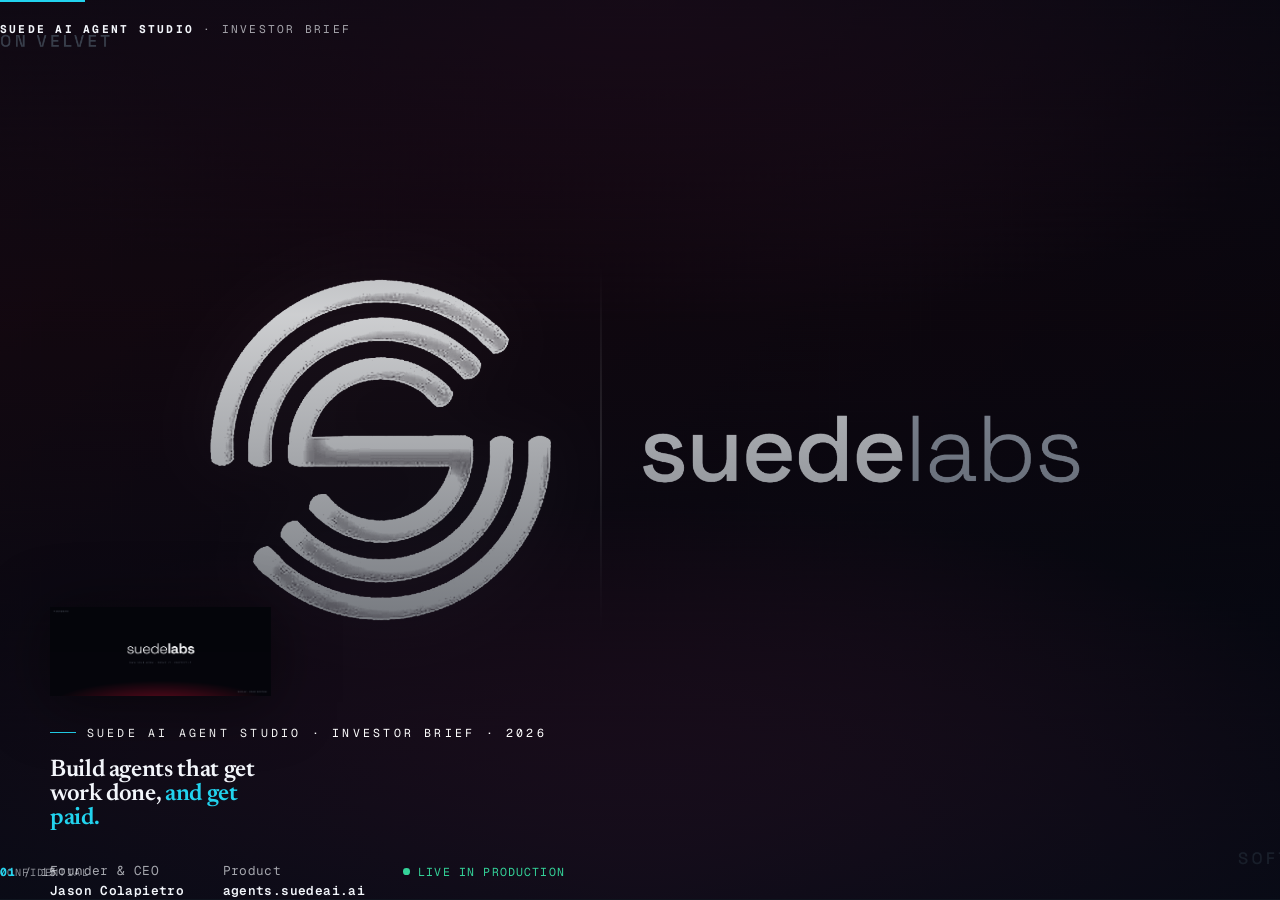
<file: agent-studio/index.html>
<!DOCTYPE html>
<html lang="en">
<head>
<meta charset="utf-8">
<meta name="viewport" content="width=device-width, initial-scale=1">
<title>Suede AI Agent Studio — Investor Brief</title>
<meta name="description" content="Suede AI Agent Studio: a visual agent builder where every workflow launches as a paid endpoint. Humans pay by card, agents pay per call in USDC. 2026 investor brief.">
<meta name="author" content="Jason Colapietro">
<meta name="robots" content="noindex, nofollow">
<link rel="icon" href="../assets/mark.png" type="image/png">
<link rel="apple-touch-icon" href="../assets/mark.png">
<meta property="og:type" content="website">
<meta property="og:title" content="Suede AI Agent Studio — Build agents that get work done, and get paid">
<meta property="og:description" content="A visual agent builder where every workflow launches as a paid endpoint. 2026 investor brief.">
<meta property="og:image" content="https://jasoncolapietro.github.io/suede-investor-deck/assets/agent-studio/seat-flow-service.jpg">
<meta property="og:image:width" content="1200">
<meta property="og:image:height" content="630">
<meta name="twitter:card" content="summary_large_image">
<link rel="preconnect" href="https://fonts.googleapis.com">
<link rel="preconnect" href="https://fonts.gstatic.com" crossorigin>
<link href="https://fonts.googleapis.com/css2?family=Geist:wght@400;500;600;700;800;900&family=Geist+Mono:wght@400;500;600&family=Instrument+Serif:ital@0;1&family=Newsreader:opsz,wght@18..72,400;18..72,500;18..72,600&display=swap" rel="stylesheet">
<style>
:root{
  --ink:#050b16; --panel:#0a121f; --control:#0e1828;
  --line:rgba(255,255,255,.09); --line2:rgba(255,255,255,.18);
  --cyan:#22d3ee; --red:#c8141f; --red2:#ff5a63; --emerald:#34d399; --sky:#38bdf8;
  --text:#f3f6fb; --muted:rgba(243,246,251,.66); --faint:rgba(243,246,251,.55);
  --sans:'Geist',system-ui,sans-serif; --mono:'Geist Mono',ui-monospace,monospace; --serif:'Instrument Serif',Georgia,serif;
  --display:'Newsreader',Georgia,serif;
  --pad:clamp(2.4rem,1.6rem+3vw,5rem);
}
*{box-sizing:border-box;margin:0;padding:0}
body{background:var(--ink);color:var(--text);font-family:var(--sans);-webkit-font-smoothing:antialiased;
  -webkit-print-color-adjust:exact;print-color-adjust:exact}
.deck{height:100vh;overflow-y:auto;scroll-snap-type:y mandatory;scroll-behavior:smooth}
.deck::-webkit-scrollbar{width:0}
.slide{position:relative;min-height:100vh;width:100%;scroll-snap-align:start;display:flex;flex-direction:column;
  justify-content:center;padding:var(--pad);overflow:hidden;border-bottom:1px solid rgba(255,255,255,.04)}
.wrap{position:relative;z-index:2;width:100%;max-width:1180px;margin:0 auto}
.kick{font-family:var(--mono);font-size:.72rem;letter-spacing:.28em;text-transform:uppercase;color:var(--cyan);
  margin-bottom:1.1rem;display:flex;align-items:center;gap:.7rem}
.kick::before{content:"";width:1.6rem;height:1px;background:var(--cyan)}
h1{font-family:var(--display);font-weight:600;letter-spacing:-.015em;line-height:1.0;font-size:clamp(2.8rem,1rem+6vw,6.4rem)}
h2{font-family:var(--display);font-weight:500;letter-spacing:-.005em;line-height:1.07;font-size:clamp(2.2rem,1.1rem+3.4vw,4.3rem);max-width:22ch}
.lede{color:var(--muted);font-size:clamp(1.1rem,1rem+.7vw,1.55rem);line-height:1.45;max-width:60ch;margin-top:1.4rem}
.serif{font-family:var(--serif);font-style:italic}
strong{color:var(--text);font-weight:700}.cy{color:var(--cyan)}.em{color:var(--emerald)}
/* atmospheric base */
.tint{position:absolute;inset:0;z-index:0}
.tint.grid::after{content:"";position:absolute;inset:0;
  background-image:linear-gradient(var(--line) 1px,transparent 1px),linear-gradient(90deg,var(--line) 1px,transparent 1px);
  background-size:64px 64px;mask-image:radial-gradient(ellipse 80% 70% at 85% 0%,#000,transparent 70%);opacity:.28}
.bgimg{position:absolute;inset:0;z-index:0;width:100%;height:100%;object-fit:cover}
.scrim{position:absolute;inset:0;z-index:1}
/* COVER */
.cover{justify-content:flex-end}
.cover .scrim{background:linear-gradient(180deg,rgba(5,11,22,.55) 0%,rgba(5,11,22,.2) 35%,rgba(5,11,22,.85) 100%)}
.cover .wordmark{height:clamp(46px,7vw,104px);width:auto;margin-bottom:1.5rem;filter:drop-shadow(0 6px 30px rgba(0,0,0,.5))}
.cover h1{font-size:clamp(2.6rem,1rem+5.6vw,6rem);max-width:16ch}
.cover-meta{display:flex;flex-wrap:wrap;gap:2.4rem;margin-top:2rem;font-family:var(--mono);font-size:.8rem;color:var(--muted);letter-spacing:.03em}
.cover-meta b{color:var(--text);font-weight:600;display:block;margin-top:.2rem}
.badge{display:inline-flex;align-items:center;gap:.5rem;font-family:var(--mono);font-size:.72rem;letter-spacing:.1em;text-transform:uppercase;color:var(--emerald)}
.badge::before{content:"";width:.42rem;height:.42rem;border-radius:50%;background:var(--emerald)}
/* layout helpers */
.two{display:grid;grid-template-columns:1.05fr .95fr;gap:clamp(2rem,1rem+3vw,4.5rem);align-items:center}
.two.imgL{grid-template-columns:.9fr 1.1fr}
.cards{display:grid;gap:1px;background:var(--line);border:1px solid var(--line);border-radius:8px;overflow:hidden;margin-top:1.8rem}
.c4{grid-template-columns:repeat(4,1fr)}.c3{grid-template-columns:repeat(3,1fr)}.c2{grid-template-columns:1fr 1fr}
.cell{background:var(--panel);padding:1.7rem 1.6rem}
.cell .n{font-family:var(--mono);font-size:.7rem;letter-spacing:.16em;text-transform:uppercase;color:var(--cyan)}
.cell h3{font-size:1.3rem;font-weight:750;margin:.5rem 0 .45rem}
.cell p{color:var(--muted);font-size:.97rem;line-height:1.45}
/* product frames */
.shot{border-radius:12px;border:1px solid var(--line2);box-shadow:0 30px 80px -30px rgba(0,0,0,.8),0 0 0 1px rgba(0,0,0,.4);display:block;width:100%}
.shot-stack{position:relative}
.shot-stack .inset{position:absolute;right:-4%;bottom:-10%;width:38%;border-radius:10px;border:1px solid var(--line2);box-shadow:0 24px 60px -20px rgba(0,0,0,.85)}
/* partner rail — uniform monochrome marks on dark, hairline dividers */
.logos{display:grid;grid-template-columns:repeat(4,1fr);gap:1px;margin-top:2rem;
  background:var(--line);border:1px solid var(--line);border-radius:10px;overflow:hidden}
.logo{display:flex;align-items:center;justify-content:center;height:116px;padding:1.4rem;
  background:var(--panel);transition:background .25s ease}
.logo:hover{background:var(--control)}
.logo img{max-height:34px;max-width:64%;object-fit:contain;
  filter:brightness(0) invert(1);opacity:.62;transition:opacity .25s ease}
.logo:hover img{opacity:1}
/* big numbers */
.bignums{display:grid;grid-template-columns:repeat(4,1fr);gap:1px;background:var(--line);border:1px solid var(--line);border-radius:8px;overflow:hidden;margin-top:2rem}
.bignums div{background:var(--panel);padding:1.7rem 1.4rem}
.bignums .v{font-family:var(--display);font-weight:600;font-size:clamp(2.3rem,1rem+2.9vw,3.7rem);letter-spacing:-.01em;line-height:1}
.bignums .v.cy{color:var(--cyan)}
.bignums .k{font-family:var(--mono);font-size:.66rem;letter-spacing:.12em;text-transform:uppercase;color:var(--muted);margin-top:.55rem}
.signals{list-style:none;margin-top:1.6rem;display:grid;gap:.9rem;max-width:62ch}
.signals li{padding-left:1.9rem;position:relative;color:var(--muted);font-size:1.05rem;line-height:1.5}
.signals li::before{content:"";position:absolute;left:0;top:.72em;width:13px;height:1px;background:rgba(255,255,255,.5)}
/* pipeline (four stages) */
.pipe{position:relative;display:grid;grid-template-columns:repeat(4,1fr);gap:1.4rem;margin:3rem 0 1.4rem}
.pipe .rail{position:absolute;top:36px;left:9%;right:9%;height:2px;background:linear-gradient(90deg,var(--line2),var(--cyan),var(--line2));z-index:0}
.pipe .stage{position:relative;z-index:1;text-align:center}
.pipe .node{width:72px;height:72px;border-radius:50%;margin:0 auto 1.1rem;display:flex;align-items:center;justify-content:center;
  font-family:var(--mono);font-weight:600;font-size:1.35rem;color:var(--muted);background:var(--control);border:1px solid var(--line2)}
.pipe .stage.hot .node{color:#031018;background:var(--cyan);border-color:var(--cyan);box-shadow:0 0 0 5px rgba(34,211,238,.1),0 0 24px rgba(34,211,238,.22)}
.pipe .sname{font-weight:800;font-size:1.55rem;letter-spacing:-.01em;margin-bottom:.5rem}
.pipe .stage.hot .sname{color:var(--cyan)}
.pipe .stage p{color:var(--muted);font-size:.95rem;line-height:1.45;max-width:24ch;margin:0 auto}
.wedge{display:inline-block;margin-top:.75rem;font-family:var(--mono);font-size:.62rem;letter-spacing:.14em;text-transform:uppercase;
  color:var(--cyan);border:1px solid var(--line2);border-radius:999px;padding:.28rem .75rem}
@media(max-width:860px){.pipe{grid-template-columns:1fr 1fr;gap:2rem}.pipe .rail{display:none}}
.note{font-family:var(--mono);font-size:.72rem;color:var(--faint);letter-spacing:.03em;margin-top:1.4rem;line-height:1.6}
/* market */
.mkt{display:grid;grid-template-columns:1fr 1fr;gap:clamp(1.6rem,1rem+2vw,3.2rem);align-items:center;margin-top:1.6rem}
.mcard{border:1px solid var(--line);border-radius:8px;background:var(--panel);padding:1.5rem}
.mcard .n{font-family:var(--mono);font-size:.66rem;letter-spacing:.14em;text-transform:uppercase;color:var(--cyan)}
.mcard .v{font-family:var(--display);font-weight:600;font-size:clamp(2rem,1rem+2.2vw,3rem);letter-spacing:-.01em;margin:.3rem 0}
.mcard p{color:var(--muted);font-size:.9rem;line-height:1.4}
.chart{width:100%;height:auto}
/* founder */
.founder-img{width:100%;border-radius:12px;border:1px solid var(--line2);box-shadow:0 30px 80px -30px rgba(0,0,0,.8)}
.book{width:120px;border-radius:4px;box-shadow:0 16px 40px -12px rgba(0,0,0,.8);border:1px solid rgba(255,255,255,.1)}
.pull{font-family:var(--serif);font-style:italic;font-size:clamp(1.5rem,1rem+2vw,2.6rem);line-height:1.2}
.cta{display:inline-flex;align-items:center;gap:.6rem;margin-top:1.8rem;background:var(--red);color:#fff;font-weight:700;
  padding:.95rem 1.7rem;border-radius:7px;text-decoration:none;font-size:1.1rem}
.cta:hover{background:var(--red2)}
a:focus-visible,.cta:focus-visible{outline:2px solid var(--cyan);outline-offset:3px;border-radius:4px}
@media (prefers-reduced-motion:reduce){
  .deck{scroll-behavior:auto;scroll-snap-type:none}
  *{animation-duration:.001ms!important;animation-iteration-count:1!important;transition-duration:.001ms!important;scroll-behavior:auto!important}
}
.ledger{width:100%;border-collapse:collapse;font-size:.92rem;margin-top:1.4rem}
.ledger th,.ledger td{text-align:left;padding:.85rem 1rem;border-bottom:1px solid var(--line);vertical-align:top}
.ledger th{font-family:var(--mono);font-size:.66rem;letter-spacing:.12em;text-transform:uppercase;color:var(--cyan)}
.ledger td:first-child{color:var(--text);font-weight:600;white-space:nowrap}.ledger td{color:var(--muted)}.ledger a{color:var(--sky)}
/* chrome */
.wm{position:fixed;top:1.4rem;left:var(--pad);font-family:var(--mono);font-size:.7rem;letter-spacing:.2em;text-transform:uppercase;color:var(--muted);z-index:60}
.wm b{color:var(--text)}
.counter{position:fixed;bottom:1.3rem;right:var(--pad);font-family:var(--mono);font-size:.72rem;letter-spacing:.1em;color:var(--muted);z-index:60}
.counter b{color:var(--cyan)}
.conf{position:fixed;bottom:1.3rem;left:var(--pad);font-family:var(--mono);font-size:.64rem;letter-spacing:.14em;text-transform:uppercase;color:var(--faint);z-index:60}
.prog{position:fixed;top:0;left:0;height:2px;background:var(--cyan);width:0;z-index:70;transition:width .25s}
@media (max-width:860px){
  .two,.two.imgL,.mkt{grid-template-columns:1fr}.c4,.c3{grid-template-columns:1fr 1fr}
  .bignums,.logos{grid-template-columns:1fr 1fr}.shot-stack .inset{position:static;width:60%;margin:1rem auto 0;display:block}
}
@media print{
  @page{size:1280px 720px;margin:0}
  body,.deck{height:auto;overflow:visible;display:block}.deck{scroll-snap-type:none}
  .slide{min-height:720px;page-break-after:always;border:0;overflow:visible}
  .wm,.counter,.conf,.prog{position:absolute}
}

/* Agent Studio variant additions */
.tk{outline:1px dashed #f5b942;outline-offset:3px;border-radius:3px}
.tk-tag{display:inline-block;margin-left:.4rem;font-family:var(--mono);font-size:.56rem;letter-spacing:.12em;text-transform:uppercase;
  color:#1a1206;background:#f5b942;border-radius:3px;padding:.1rem .35rem;vertical-align:middle}
.vs{width:100%;border-collapse:collapse;margin-top:1.8rem;font-size:1rem}
.vs th,.vs td{padding:1rem 1.1rem;border-bottom:1px solid var(--line);text-align:left;vertical-align:top}
.vs th{font-family:var(--mono);font-size:.66rem;letter-spacing:.12em;text-transform:uppercase;color:var(--cyan)}
.vs td{color:var(--muted)}.vs td:first-child{color:var(--text);font-weight:650}
.vs tr.us td{background:rgba(34,211,238,.06);color:var(--text)}.vs tr.us td:first-child{color:var(--cyan)}
.yes{color:var(--emerald)}.no{color:var(--faint)}
</style>
</head>
<body>
<div class="prog" id="prog"></div>
<div class="wm"><b>SUEDE AI AGENT STUDIO</b> · Investor Brief</div>
<div class="conf">Confidential</div>
<div class="counter"><b id="cur">01</b> / <span id="tot">--</span></div>

<main class="deck" id="deck">

  <!-- COVER -->
  <section class="slide cover">
    <img class="bgimg" src="../assets/cover-bg.png" alt="" width="2880" height="1620" fetchpriority="high">
    <div class="scrim"></div>
    <div class="wrap">
      <img class="wordmark" src="../assets/wordmark.png" alt="Suede Labs AI" width="3840" height="1560">
      <p class="kick" style="color:#fff">Suede AI Agent Studio · Investor Brief · 2026</p>
      <h1>Build agents that get work done, <span class="cy">and get paid.</span></h1>
      <div class="cover-meta">
        <span>Founder &amp; CEO<b>Jason Colapietro</b></span>
        <span>Product<b>agents.suedeai.ai</b></span>
        <span><span class="badge">Live in production</span></span>
      </div>
    </div>
  </section>

  <!-- PROBLEM -->
  <section class="slide">
    <div class="tint grid"></div>
    <div class="wrap">
      <p class="kick">01 · The problem</p>
      <h2>Anyone can build an agent.<br>Almost no one can sell one.</h2>
      <div class="two" style="margin-top:1.8rem">
        <p class="lede" style="margin:0">Workflow builders automate <em>your own</em> work. The moment a useful agent should serve someone else, you are rebuilding hosting, accounts, API keys, metering, billing, and trust by hand.</p>
        <p class="lede" style="margin:0">And the next buyer is often <strong>another agent</strong>. It can't fill out a checkout form or wait for an API key. It needs a price, a payment rail, and a receipt it can read.</p>
      </div>
    </div>
  </section>

  <!-- WHY NOW -->
  <section class="slide">
    <div class="tint grid"></div>
    <div class="wrap">
      <p class="kick">02 · Why now</p>
      <h2>The rails for agents to pay each other just arrived.</h2>
      <div class="cards c3">
        <div class="cell"><span class="n">New buyers</span><h3>Agents are buying</h3><p>Agent-driven commerce is projected at $190B–$385B in US GMV by 2030.</p></div>
        <div class="cell"><span class="n">New rails</span><h3>Payments standardized</h3><p>x402, A2A, MCP, Virtuals ACP, and the Agentic Commerce Protocol from Stripe and OpenAI give agents a common way to discover, call and pay.</p></div>
        <div class="cell"><span class="n">New trust</span><h3>On-chain identity</h3><p>ERC-8004 identity, reputation and validation let a buyer check who it is paying before it pays.</p></div>
      </div>
      <p class="note">The question isn't who can build an agent. It's where agents get built, priced and paid.</p>
    </div>
  </section>

  <!-- WHAT IT IS -->
  <section class="slide">
    <div class="tint grid"></div>
    <div class="wrap">
      <p class="kick">03 · What Agent Studio is</p>
      <h2>One canvas. Every flow is a product.</h2>
      <p class="lede">Wire specialized agents on a visual canvas, then launch the flow as a paid service in one step. <strong>Humans pay by card; agents pay per call in USDC.</strong> Every launch is discoverable over MCP, A2A, OpenAPI and x402.</p>
      <img class="shot" src="../assets/agent-studio/seat-flow-service.jpg" alt="Suede Agent Studio: the same agent as a seat, a flow and a paid endpoint" width="1200" height="630" loading="lazy" decoding="async" style="margin-top:1.6rem;width:auto;max-width:100%;max-height:52vh">
    </div>
  </section>

  <!-- PROTOCOLS -->
  <section class="slide">
    <div class="tint grid"></div>
    <div class="wrap">
      <p class="kick">04 · Protocols</p>
      <h2>Every flow speaks every agent protocol.</h2>
      <p class="lede">Launch once and the flow can be discovered, called and paid through the protocols agents already use. No integration work for the creator.</p>
      <div class="cards c4">
        <div class="cell"><span class="n">Payments · Live</span><h3>x402</h3><p>Pay per call in USDC on Base. No account or API key needed.</p></div>
        <div class="cell"><span class="n">Agent-to-agent · Live</span><h3>A2A</h3><p>Each flow publishes an agent card, so other agents can find it and call it directly.</p></div>
        <div class="cell"><span class="n">Assistants · Live</span><h3>MCP + WebMCP</h3><p>Flows become tools for AI assistants and for in-browser agents.</p></div>
        <div class="cell"><span class="n">Marketplaces · Live</span><h3>ACP (Virtuals)</h3><p>Suede agents take and fulfill jobs on Virtuals' Agent Commerce Protocol.</p></div>
        <div class="cell"><span class="n">Identity · Live</span><h3>ERC-8004</h3><p>On-chain identity, reputation and validation on Base mainnet.</p></div>
        <div class="cell"><span class="n">Developers · Live</span><h3>OpenAPI</h3><p>A standard API spec for every launched flow, usable from any codebase.</p></div>
        <div class="cell"><span class="n">Humans · Live</span><h3>Stripe</h3><p>Card top-ups into a credit ledger for people who don't hold USDC.</p></div>
        <div class="cell"><span class="n">Next</span><h3>Agentic Commerce Protocol</h3><p>The Stripe and OpenAI checkout standard, the next rail on the roadmap.</p></div>
      </div>
    </div>
  </section>

  <!-- HOW IT WORKS -->
  <section class="slide">
    <div class="tint grid"></div>
    <div class="wrap">
      <p class="kick">05 · How it works</p>
      <h2>Build. Test. Launch. Earn.</h2>
      <div class="pipe">
        <div class="rail"></div>
        <div class="stage"><div class="node">01</div><div class="sname">Build</div><p>Drag nodes or start from a template: contract review, lead scoring, invoice chasing, support triage.</p></div>
        <div class="stage"><div class="node">02</div><div class="sname">Test</div><p>Free dry-runs keep payments and side effects out until the flow is right.</p></div>
        <div class="stage hot"><div class="node">03</div><div class="sname">Launch</div><p>Promote an exact reviewed version to a live, priced endpoint.</p><span class="wedge">The step others skip</span></div>
        <div class="stage"><div class="node">04</div><div class="sname">Earn</div><p>Card credits and per-call USDC settle to the creator's wallet, with a receipt for every call.</p></div>
      </div>
    </div>
  </section>

  <!-- GOVERNANCE -->
  <section class="slide">
    <div class="tint grid"></div>
    <div class="wrap two">
      <div>
        <p class="kick">06 · Built for real money</p>
        <h2>Draft is not Test. Test is not Live.</h2>
        <p class="lede">Selling an agent means someone else depends on it. Studio is built for that from the start.</p>
        <ul class="signals" style="margin-top:1.2rem">
          <li>Immutable versions and explicit promotion to Live</li>
          <li>Typed inputs and outputs, durable replay-safe runs</li>
          <li>Per-run cost ledger and a payment receipt per call</li>
          <li>Resource Foundry: turn your own data into a reviewed, sellable resource</li>
        </ul>
      </div>
      <div><img class="shot" src="../assets/agent-studio/draft-live-control.jpg" alt="Agent Studio versioning, dry-run and promotion controls" width="1200" height="630" loading="lazy" decoding="async"></div>
    </div>
  </section>

  <!-- POSITIONING -->
  <section class="slide">
    <div class="tint grid"></div>
    <div class="wrap">
      <p class="kick">07 · Where it fits</p>
      <h2>Builders can't sell. Marketplaces can't build.</h2>
      <table class="vs">
        <thead><tr><th></th><th>Build visually</th><th>Launch as a paid service</th><th>Agents can pay</th></tr></thead>
        <tbody>
          <tr><td>Workflow builders<br><span style="font-weight:400;color:var(--faint);font-size:.85rem">Zapier · n8n · Gumloop</span></td><td class="yes">Yes</td><td class="no">No</td><td class="no">No</td></tr>
          <tr><td>Agent marketplaces<br><span style="font-weight:400;color:var(--faint);font-size:.85rem">list agents built elsewhere</span></td><td class="no">No</td><td class="yes">Yes</td><td class="yes">Yes</td></tr>
          <tr class="us"><td>Suede Agent Studio</td><td class="yes">Yes</td><td class="yes">Yes</td><td class="yes">Yes</td></tr>
        </tbody>
      </table>
      <p class="note">Studio also plugs into those marketplaces. A launched flow can be listed on them, so each one is a distribution channel.</p>
    </div>
  </section>

  <!-- TRACTION -->
  <section class="slide">
    <div class="tint grid"></div>
    <div class="wrap">
      <p class="kick">08 · Traction</p>
      <h2>Live rails, not a roadmap.</h2>
      <div class="bignums">
        <div class="tk"><div class="v cy">[#]</div><div class="k">flows launched on Studio <span class="tk-tag">verify</span></div></div>
        <div class="tk"><div class="v">[#]</div><div class="k">paid calls settled <span class="tk-tag">verify</span></div></div>
        <div class="tk"><div class="v">22</div><div class="k">x402 paid endpoints live <span class="tk-tag">verify</span></div></div>
        <div><div class="v">23</div><div class="k">on-chain agent identities · Base</div></div>
      </div>
      <ul class="signals">
        <li><span class="badge">Live</span> &nbsp;Both payment rails in production: card top-ups into a credit ledger, and per-call USDC over x402 on Base.</li>
        <li>Suede AI Agent Studio is listed in the community-curated awesome-x402 repository.</li>
        <li>Producer by Suede Labs runs as a hireable agent on Virtuals ACP, so launched flows can reach an existing agent marketplace.</li>
        <li>ERC-8004 identity, reputation and validation contracts live on Base mainnet.</li>
      </ul>
    </div>
  </section>

  <!-- BUSINESS MODEL -->
  <section class="slide">
    <div class="tint grid"></div>
    <div class="wrap">
      <p class="kick">09 · Business model</p>
      <h2>Creators keep 100%. We earn on compute.</h2>
      <div class="cards c2">
        <div class="cell"><span class="n">Live</span><h3>Model usage margin</h3><p>Flows run models through the Suede gateway at cost plus a margin. Revenue grows with every run, paid or free.</p></div>
        <div class="cell"><span class="n">Live</span><h3>Card credits</h3><p>Humans top up by card. Committed-use credit packs trade a discount for prepaid volume.</p></div>
        <div class="cell"><span class="n">Lever</span><h3>Take rate on paid calls</h3><p>Currently 0% so creators keep every dollar while supply builds. It can be switched on once the marketplace has density.</p></div>
        <div class="cell"><span class="n">Funnel</span><h3>Free tier</h3><p>100,000 free model tokens per workspace each month, then pay as you go.</p></div>
      </div>
    </div>
  </section>

  <!-- FIRST VERTICAL -->
  <section class="slide">
    <div class="tint grid"></div>
    <div class="wrap two imgL">
      <div style="text-align:center">
        <img src="../assets/mark.png" alt="Suede mark" width="400" height="400" loading="lazy" decoding="async" style="width:min(64%,220px);filter:drop-shadow(0 14px 44px rgba(0,0,0,.55))">
      </div>
      <div>
        <p class="kick">10 · First vertical</p>
        <h2>Music and IP prove the rails.</h2>
        <p class="lede">Suede's creator-ownership stack is the first vertical on Studio: <strong>proof of creation, an on-chain IP registry, and royalty routing</strong>, packaged as templates like "register a song and route its royalties." The same rails serve any business workflow.</p>
        <p class="note" style="margin-top:1.2rem;font-size:.95rem;color:var(--muted)">One install for agents: <span class="cy" style="font-family:var(--mono)">pip install suede-ai</span></p>
      </div>
    </div>
  </section>

  <!-- MARKET -->
  <section class="slide">
    <div class="tint grid"></div>
    <div class="wrap">
      <p class="kick">11 · Market</p>
      <h2>The storefront for agent-to-agent work.</h2>
      <div class="cards c2" style="margin-top:2rem">
        <div class="cell"><span class="n">Agentic commerce · US GMV by 2030</span><h3 style="font-family:var(--display);font-size:clamp(2rem,1rem+2.2vw,3rem);font-weight:600">$190B–$385B</h3><p>Commerce initiated and completed by agents. Every paid call on Studio is a slice of it.</p></div>
        <div class="cell"><span class="n">GenAI content creation · by 2030</span><h3 style="font-family:var(--display);font-size:clamp(2rem,1rem+2.2vw,3rem);font-weight:600">$80B</h3><p>From $14.8B in 2024. The first vertical sits here.</p></div>
      </div>
      <p class="note">Sources: Morgan Stanley (2025) · Grand View Research (2024). Full citations on the final slide.</p>
    </div>
  </section>

  <!-- FOUNDER -->
  <section class="slide">
    <div class="tint grid"></div>
    <div class="wrap two imgL">
      <div><img class="founder-img" style="max-height:78vh;width:auto;max-width:100%;margin:0 auto;display:block" src="../assets/founder.png" alt="Jason Colapietro, Founder and CEO of Suede Labs AI" width="1060" height="1484" loading="lazy" decoding="async"></div>
      <div>
        <p class="kick">12 · Founder</p>
        <h2 style="font-size:clamp(2rem,1rem+2.6vw,3.4rem)">Jason Colapietro</h2>
        <p class="lede" style="margin-top:.8rem"><strong>Founder &amp; CEO, Suede Labs AI.</strong> Built Agent Studio and the payment, identity and IP rails under it as a solo operator, and shipped them to production.</p>
        <p class="pull" style="margin-top:1.4rem">"Agents shouldn't just do the work. <span class="cy" style="font-style:normal">They should get paid for it.</span>"</p>
        <p class="note" style="margin-top:1.4rem">Author of three books, including <em>Stake Your Claim</em>, on AI ownership and creative rights.</p>
      </div>
    </div>
  </section>

  <!-- ASK -->
  <section class="slide">
    <img class="bgimg" src="../assets/split-bg.png" alt="" width="2880" height="1620" loading="lazy" decoding="async" style="opacity:.5">
    <div class="scrim" style="background:linear-gradient(180deg,rgba(5,11,22,.7),rgba(5,11,22,.92))"></div>
    <div class="wrap">
      <p class="kick">13 · The ask</p>
      <h2>Raising to turn a working studio into the default place agents get built and paid.</h2>
      <p class="lede">Round size, instrument and terms are shared directly. Book an intro call below.</p>
      <div class="cards c3" style="margin-top:1.4rem">
        <div class="cell"><span class="n">Use of funds</span><h3>Product</h3><p>Runtime reliability, more nodes and connectors, and hosted launch at scale.</p></div>
        <div class="cell"><span class="n">Use of funds</span><h3>Supply</h3><p>Seed creators and vertical template packs so buyers find useful flows on day one.</p></div>
        <div class="cell"><span class="n">Use of funds</span><h3>Distribution</h3><p>Listings across agent marketplaces and MCP/A2A directories, plus developer outreach.</p></div>
      </div>
      <a class="cta" href="https://cal.com/johnny-suede-g12izk/investor-intro">Book an intro call →</a>
      <p class="note">agents.suedeai.ai · info@suedeai.org · Confidential. Do not distribute.</p>
    </div>
  </section>

  <!-- SOURCES -->
  <section class="slide">
    <div class="tint grid"></div>
    <div class="wrap">
      <p class="kick">Appendix · Market citations</p>
      <h2 style="font-size:clamp(1.5rem,1rem+1.6vw,2.2rem);max-width:none">Every market figure, sourced.</h2>
      <table class="ledger">
        <thead><tr><th>Market</th><th>Figure</th><th>Source · year</th></tr></thead>
        <tbody>
          <tr><td>Agentic commerce</td><td>$190B–$385B US GMV by 2030</td><td><span>Morgan Stanley · 2025</span></td></tr>
          <tr><td>GenAI content creation</td><td>$14.8B (2024) → $80.12B by 2030 · 32.5% CAGR</td><td><span>Grand View Research · 2024</span></td></tr>
        </tbody>
      </table>
      <p class="note">On-chain proof verifiable at app.suedeai.ai/.well-known/x402.json and on Base mainnet (ERC-8004).</p>
    </div>
  </section>

</main>
<script>
(function(){
  var deck=document.getElementById('deck'),slides=[].slice.call(deck.querySelectorAll('.slide'));
  var cur=document.getElementById('cur'),prog=document.getElementById('prog'),n=slides.length;
  document.getElementById('tot').textContent=String(n).padStart(2,'0');
  var reduceMotion=matchMedia('(prefers-reduced-motion: reduce)').matches;
  function idx(){var y=deck.scrollTop+innerHeight*0.4,i=0;for(var j=0;j<n;j++)if(slides[j].offsetTop<=y)i=j;return i}
  function up(){var i=idx();cur.textContent=String(i+1).padStart(2,'0');prog.style.width=((i+1)/n*100)+'%'}
  deck.addEventListener('scroll',function(){requestAnimationFrame(up)},{passive:true});
  function go(d){var i=Math.max(0,Math.min(n-1,idx()+d));deck.scrollTo({top:slides[i].offsetTop,behavior:reduceMotion?'auto':'smooth'})}
  addEventListener('keydown',function(e){
    if(['ArrowDown','ArrowRight','PageDown',' '].includes(e.key) && document.activeElement===document.body){e.preventDefault();go(1)}
    else if(['ArrowUp','ArrowLeft','PageUp'].includes(e.key)){e.preventDefault();go(-1)}
    else if(e.key==='Home')deck.scrollTo({top:0,behavior:reduceMotion?'auto':'smooth'});
    else if(e.key==='End')deck.scrollTo({top:deck.scrollHeight,behavior:reduceMotion?'auto':'smooth'});
  });
  up();
})();
</script>
</body>
</html>
</file>
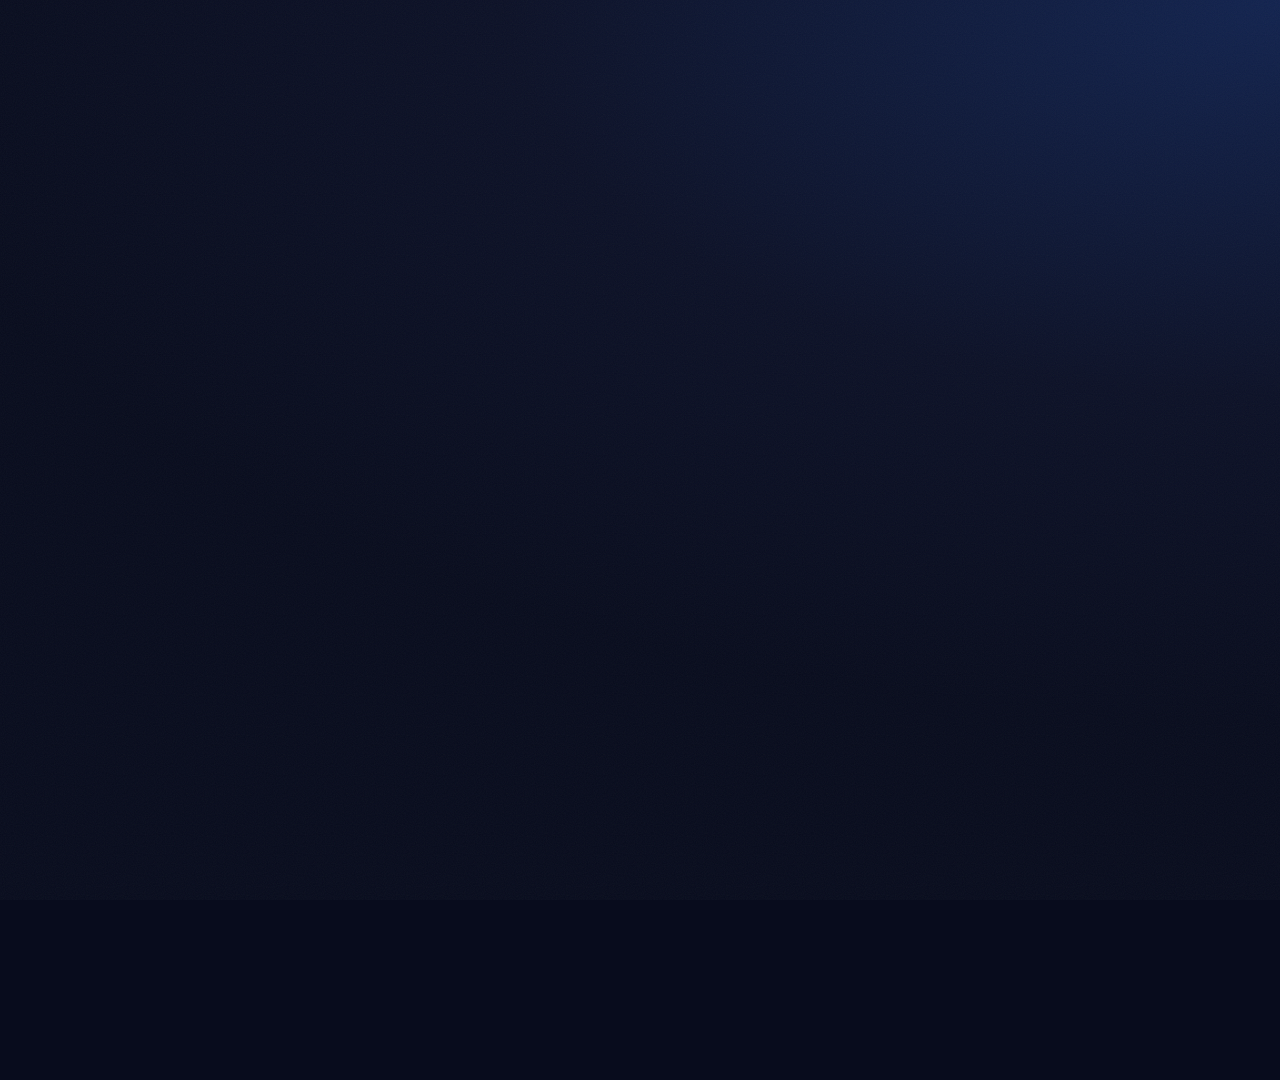
<file: video/film.html>
<!doctype html>
<html lang="en"><head><meta charset="utf-8">
<title>Suede Ecosystem Film</title>
<link rel="stylesheet" href="base.css">
<script src="engine.js"></script>
<script src="components.js"></script>
<script src="chrome.js"></script>
<!-- scenes: order is set in SCENE_ORDER below -->
<script src="scenes/_order.js"></script>
</head><body><div id="stage"></div>
<script>for (const id of window.SCENE_ORDER) document.write(`<script src="scenes/${id}.js"><\/script>`);</script>
</body></html>
</file>
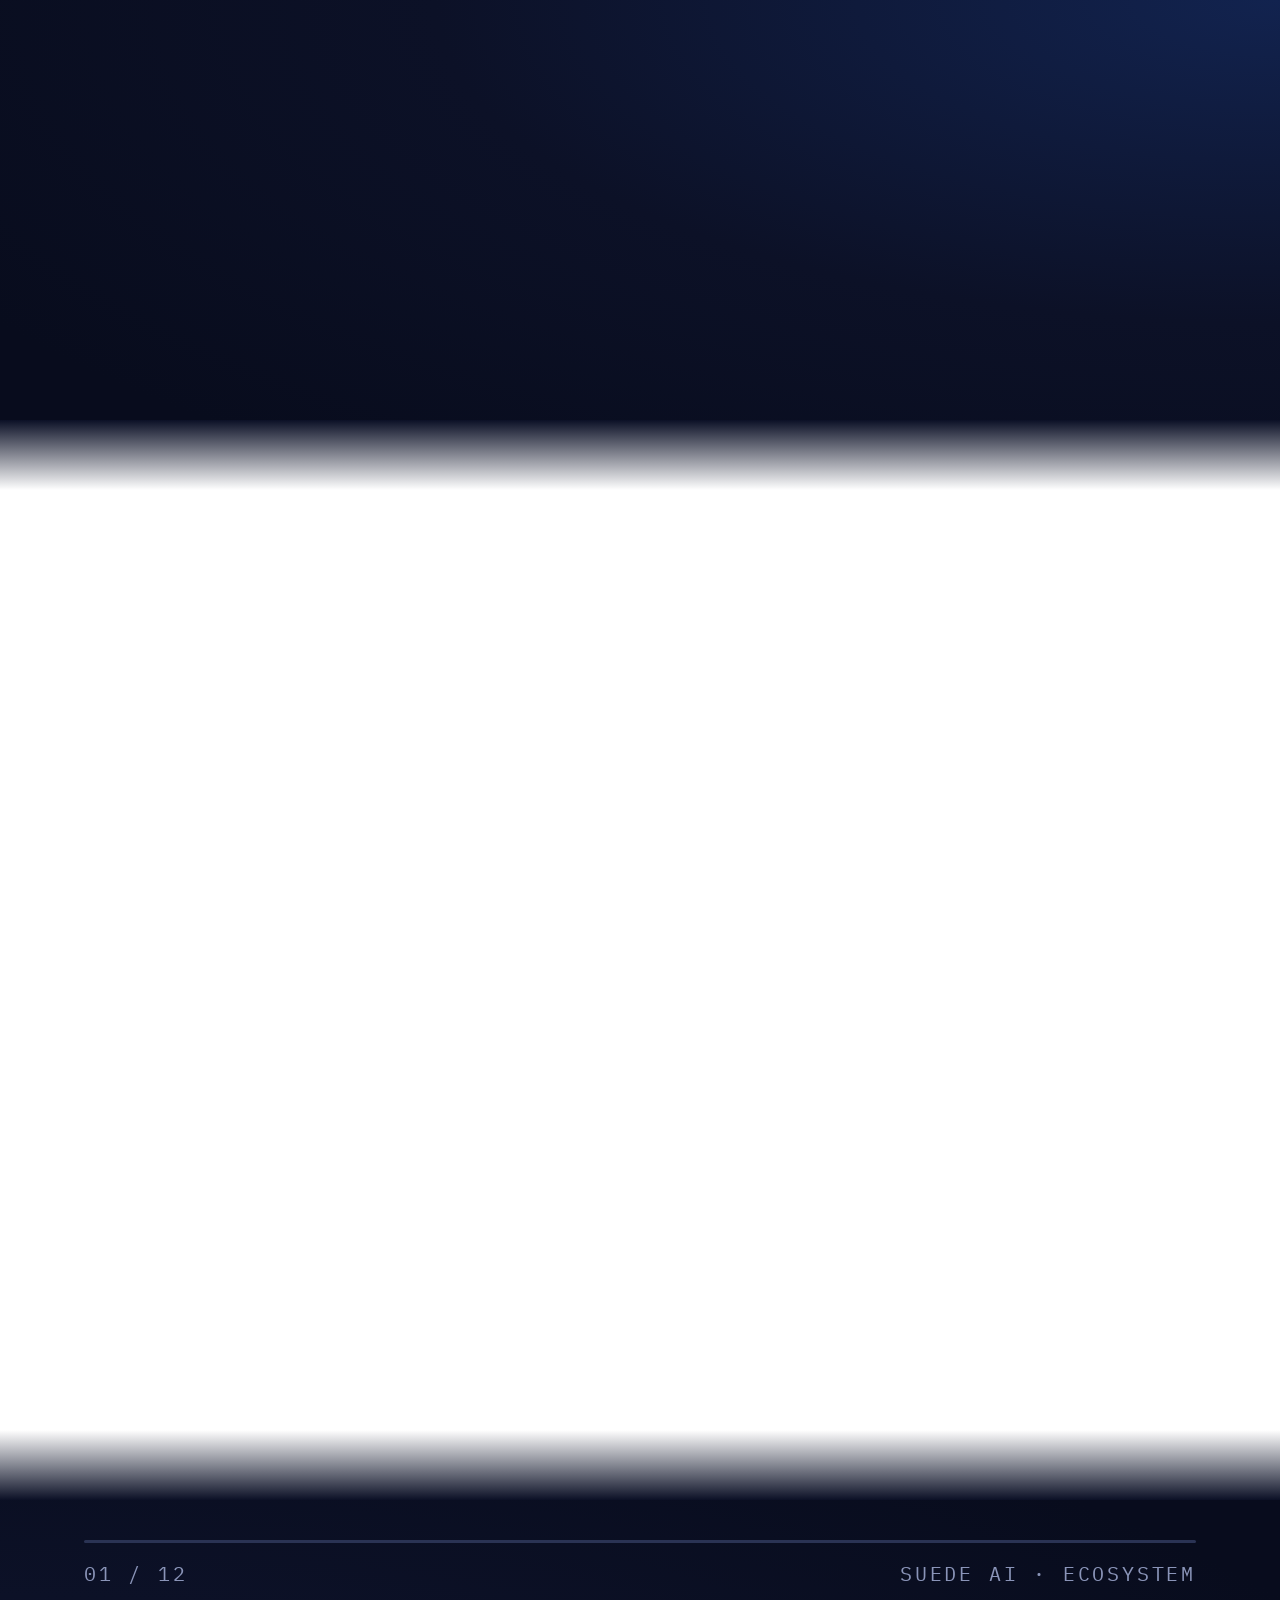
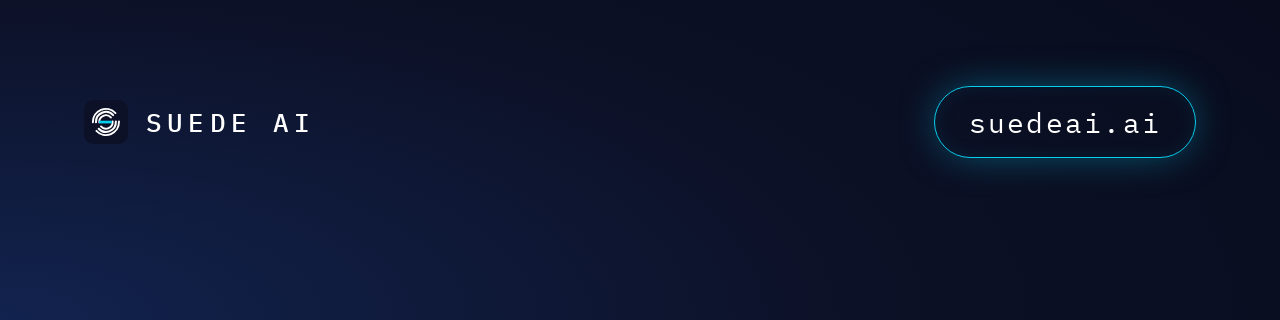
<file: video/vertical.html>
<!doctype html>
<html lang="en"><head><meta charset="utf-8">
<title>Suede Vertical Overlay</title>
<link rel="stylesheet" href="fonts/fonts.css">
<style>
:root{--ground:#0c1127;--deep:#080c1d;--lift:#12234f;--ink:#fff;--body:#b4bcd6;--muted:#8a94b8;--accent:#06cfef;--hair:#2a3354;
  --serif:'DM Serif Display',Georgia,serif;--mono:'IBM Plex Mono',monospace}
*{margin:0;padding:0;box-sizing:border-box}
html,body{width:1080px;height:1920px;overflow:hidden;background:transparent}
body{color:var(--ink);-webkit-font-smoothing:antialiased}
/* bands: opaque navy; the 1080x1080 window (y 420..1500) stays transparent for the video */
.top,.bot{position:absolute;left:0;right:0;overflow:hidden}
.top{top:0;height:420px;background:radial-gradient(120% 140% at 100% 0%,var(--lift) 0%,var(--ground) 55%,var(--deep) 100%)}
.bot{top:1500px;height:420px;background:radial-gradient(120% 140% at 0% 100%,var(--lift) 0%,var(--ground) 55%,var(--deep) 100%)}
.fadeT,.fadeB{position:absolute;left:0;right:0;height:70px}
.fadeT{top:420px;background:linear-gradient(180deg,#0b1026,rgba(11,16,38,0))}
.fadeB{top:1430px;background:linear-gradient(0deg,#0b1026,rgba(11,16,38,0))}
.eyebrow{position:absolute;left:84px;top:96px;font-family:var(--mono);font-size:24px;font-weight:500;letter-spacing:.2em;text-transform:uppercase;color:var(--muted);display:flex;gap:18px;align-items:center}
.eyebrow b{color:var(--accent);font-weight:500}
.eyebrow::after{content:"";width:72px;height:1px;background:linear-gradient(90deg,var(--accent),transparent)}
.cap{position:absolute;left:84px;right:84px;top:158px;font-family:var(--serif);font-size:92px;line-height:1.0;letter-spacing:-.015em}
.cap .l{display:block;overflow:hidden;padding-bottom:.1em}
.cap .l>span{display:inline-block}
.cap em{font-style:italic;color:var(--accent)}
.lock{position:absolute;left:84px;top:1690px;display:flex;align-items:center;gap:18px;font-family:var(--mono);font-size:26px;font-weight:500;letter-spacing:.2em}
.lock img{width:44px;height:44px}
.lock .dim{color:var(--muted)}
.cta{position:absolute;right:84px;top:1676px;height:72px;padding:0 34px;border-radius:36px;border:1px solid var(--accent);display:flex;align-items:center;
  font-family:var(--mono);font-size:28px;letter-spacing:.08em;color:var(--ink);box-shadow:0 0 40px -8px rgba(6,207,239,.5),inset 0 0 20px rgba(6,207,239,.08)}
.prog{position:absolute;left:84px;right:84px;top:1580px;height:3px;background:var(--hair);border-radius:2px;overflow:hidden}
.prog i{position:absolute;inset:0;background:var(--accent);transform-origin:0 50%;box-shadow:0 0 12px rgba(6,207,239,.6)}
.ticks{position:absolute;left:84px;right:84px;top:1596px;display:flex;justify-content:space-between;font-family:var(--mono);font-size:20px;letter-spacing:.14em;color:var(--muted);text-transform:uppercase}
</style></head>
<body>
<div class="top"><div class="eyebrow" id="eb"></div><div class="cap" id="cap"></div></div>
<div class="fadeT"></div><div class="fadeB"></div>
<div class="bot">
</div>
<div class="prog" style="top:1540px"><i id="bar"></i></div>
<div class="ticks" style="top:1560px"><span id="tl"></span><span>Suede AI · Ecosystem</span></div>
<div class="lock" style="top:1700px"><img src="../assets/mark.svg"><span>SUEDE AI</span></div>
<div class="cta" id="cta" style="top:1686px">suedeai.ai</div>
<script>
// chunk timeline (social seconds). Captions are verified facts from STORYBOARD.md.
const C = [
  [0, 4, 'Ecosystem', null],
  [4, 6, 'The map', 'Web · iOS · Chrome|<em>agents · on-chain.</em>'],
  [6, 8, 'iOS', '9 iOS apps.|<em>+3 on Android.</em>'],
  [8, 10, 'iOS', 'Studio tools|<em>in your pocket.</em>'],
  [10, 12, 'Chrome', 'Suede Sing|<em>for Chrome.</em>'],
  [12, 14, 'Chrome', 'Suede Lens.|<em>Page Passports.</em>'],
  [14, 16, 'Web', 'Create it.|<em>Prove it.</em>'],
  [16, 18, 'Creator flow', 'First chord|<em>to release.</em>'],
  [18, 20, 'Agents', 'Agents|<em>pay per call.</em>'],
  [20, 22, 'Value', 'Every stream,|<em>one account.</em>'],
  [22, 26, 'Everything', 'Every surface.|<em>One spine.</em>'],
  [26, 30, 'suedeai.ai', null],
];
const T = 30;
const clamp = (x, a = 0, b = 1) => Math.min(b, Math.max(a, x));
const out = x => 1 - Math.pow(1 - clamp(x), 4);
const cap = document.getElementById('cap'), eb = document.getElementById('eb'), bar = document.getElementById('bar'), tl = document.getElementById('tl'), cta = document.getElementById('cta');
let cur = -1, spans = [];
window.__duration = T;
window.__seek = (t) => {
  const k = C.findIndex(c => t >= c[0] && t < c[1]); const i = k < 0 ? C.length - 1 : k;
  if (i !== cur) {
    cur = i; const c = C[i];
    eb.innerHTML = `<b>${String(i + 1).padStart(2, '0')}</b><span>${c[2]}</span>`;
    cap.innerHTML = c[3] ? c[3].split('|').map(l => `<span class="l"><span>${l}</span></span>`).join('') : '';
    spans = [...cap.querySelectorAll('.l>span')];
  }
  const lt = t - C[i][0];
  spans.forEach((s, j) => { const p = out((lt - .05 - j * .09) / .45); s.style.transform = `translate3d(0,${(1 - p) * 105}%,0)`; s.style.opacity = clamp(p * 1.5); });
  const pe = out((lt - .02) / .35); eb.style.opacity = pe; eb.style.transform = `translate3d(${(1 - pe) * -16}px,0,0)`;
  bar.style.transform = `scaleX(${clamp(t / T)})`;
  tl.textContent = `${String(i + 1).padStart(2, '0')} / ${C.length}`;
  // CTA glows up on the end card
  const g = clamp((t - 26) / .6); cta.style.background = `rgba(6,207,239,${.0 + .9 * g})`; cta.style.color = g > .5 ? '#0c1127' : '#fff';
  // everything fades at the very end with the video
  document.body.style.opacity = 1 - clamp((t - 29.4) / .6) * .0;
};
window.addEventListener('load', async () => { await document.fonts.ready; await Promise.all([...document.images].map(i => i.decode().catch(() => {}))); window.__seek(0); window.__ready = true; });
</script>
</body></html>
</file>
<file: video/base.css>
@import url('fonts/fonts.css');
:root{
  --ground:#0c1127; --ground-deep:#080c1d; --lift:#12234f; --surface:#161f3c; --surface-2:#1b2649;
  --hairline:#2a3354; --hairline-2:#3a4670;
  --ink:#ffffff; --body:#b4bcd6; --muted:#8a94b8;
  --accent:#06cfef; --accent-soft:rgba(6,207,239,.12); --accent-glow:rgba(6,207,239,.35);
  --serif:'DM Serif Display',Georgia,serif;
  --sans:'IBM Plex Sans','Helvetica Neue',Arial,sans-serif;
  --mono:'IBM Plex Mono',ui-monospace,monospace;
  --safe:120px; /* title-safe margin at 1080p */
}
*{box-sizing:border-box;margin:0;padding:0}
html,body{width:1920px;height:1080px;overflow:hidden;background:var(--ground-deep)}
body{color:var(--ink);font-family:var(--sans);-webkit-font-smoothing:antialiased;text-rendering:geometricPrecision}
#stage{position:absolute;inset:0;overflow:hidden;
  background:radial-gradient(110% 80% at 100% 0%,var(--lift) 0%,var(--ground) 55%,var(--ground-deep) 100%)}
#stage::after{content:"";position:absolute;inset:0;z-index:50;pointer-events:none;opacity:.05;
  background-image:url("data:image/svg+xml,%3Csvg xmlns='http://www.w3.org/2000/svg' width='160' height='160'%3E%3Cfilter id='n'%3E%3CfeTurbulence type='fractalNoise' baseFrequency='.9' numOctaves='2' stitchTiles='stitch'/%3E%3C/filter%3E%3Crect width='100%25' height='100%25' filter='url(%23n)'/%3E%3C/svg%3E")}
.scene{position:absolute;inset:0;will-change:opacity,transform}
.scene svg{overflow:visible}

/* ---------- type ---------- */
.eyebrow{font-family:var(--mono);font-size:20px;font-weight:500;letter-spacing:.2em;text-transform:uppercase;color:var(--accent);
  display:flex;align-items:center;gap:18px}
.eyebrow .ix{color:var(--muted)}
.eyebrow::after{content:"";flex:0 0 64px;height:1px;background:linear-gradient(90deg,var(--accent),transparent)}
.h1{font-family:var(--serif);font-weight:400;letter-spacing:-.015em;line-height:.98;font-size:132px}
.h2{font-family:var(--serif);font-weight:400;letter-spacing:-.015em;line-height:1.02;font-size:88px}
.h3{font-family:var(--serif);font-weight:400;letter-spacing:-.01em;line-height:1.05;font-size:56px}
.h1 em,.h2 em,.h3 em{font-style:italic;color:var(--accent)}
.lede{color:var(--body);font-size:32px;line-height:1.45;font-weight:400;max-width:34ch}
.lede strong{color:var(--ink);font-weight:600}
.label{font-family:var(--mono);font-size:18px;letter-spacing:.14em;text-transform:uppercase;color:var(--muted)}
.mono{font-family:var(--mono)}
.cy{color:var(--accent)}
.line-mask{display:block;overflow:hidden;padding-bottom:.08em}
.line-mask>span{display:inline-block}

/* ---------- surface node card ---------- */
.node{position:absolute;display:flex;align-items:center;gap:16px;padding:16px 22px 16px 16px;border-radius:16px;
  background:linear-gradient(180deg,rgba(27,38,73,.92),rgba(22,31,60,.92));border:1px solid var(--hairline-2);
  box-shadow:0 18px 50px -20px rgba(0,0,0,.6),inset 0 1px 0 rgba(255,255,255,.05);white-space:nowrap}
.node .ic{width:52px;height:52px;border-radius:13px;flex:none;display:grid;place-items:center;font-family:var(--mono);font-weight:600;font-size:18px;
  color:var(--ground);background:var(--accent)}
.node .nm{font-size:24px;font-weight:600;color:var(--ink);letter-spacing:-.005em}
.node .ds{font-family:var(--mono);font-size:18px;letter-spacing:.06em;color:var(--muted);margin-top:4px;text-transform:uppercase}
.node.lit{border-color:var(--accent);box-shadow:0 0 0 1px var(--accent),0 0 40px -6px var(--accent-glow),0 18px 50px -20px rgba(0,0,0,.6)}

/* ---------- iPhone (pure CSS) ---------- */
.phone{position:absolute;width:300px;height:620px;border-radius:52px;padding:11px;
  background:linear-gradient(145deg,#3a4670,#1b2649 40%,#0c1127);
  box-shadow:0 0 0 1.5px #4a5680,0 40px 90px -30px rgba(0,0,0,.8),0 0 80px -40px var(--accent-glow)}
.phone .scr{position:relative;width:100%;height:100%;border-radius:42px;overflow:hidden;background:var(--ground-deep)}
.phone .island{position:absolute;top:12px;left:50%;width:96px;height:28px;margin-left:-48px;border-radius:16px;background:#000;z-index:5}
.phone .sb{position:absolute;top:16px;left:28px;right:24px;display:flex;justify-content:space-between;font-size:14px;font-weight:600;color:#fff;z-index:4}
.phone .home{position:absolute;bottom:8px;left:50%;width:110px;height:5px;margin-left:-55px;border-radius:3px;background:rgba(255,255,255,.55);z-index:5}

/* ---------- Chrome window ---------- */
.browser{position:absolute;border-radius:14px;overflow:hidden;background:#0e1430;border:1px solid var(--hairline-2);
  box-shadow:0 40px 100px -30px rgba(0,0,0,.8)}
.browser .tb{height:52px;display:flex;align-items:center;gap:14px;padding:0 16px;background:#161f3c;border-bottom:1px solid var(--hairline)}
.browser .dots{display:flex;gap:8px}.browser .dots i{width:12px;height:12px;border-radius:50%;background:#3a4670}
.browser .url{flex:1;height:32px;border-radius:16px;background:#0c1127;border:1px solid var(--hairline);display:flex;align-items:center;padding:0 16px;
  font-family:var(--mono);font-size:18px;color:var(--body)}
.browser .ext{width:32px;height:32px;border-radius:8px;display:grid;place-items:center}
.browser .ext.on{background:var(--accent-soft);box-shadow:0 0 0 1px var(--accent)}
.popup{position:absolute;width:360px;border-radius:14px;background:#161f3c;border:1px solid var(--hairline-2);
  box-shadow:0 30px 80px -20px rgba(0,0,0,.8),0 0 0 1px rgba(6,207,239,.12);padding:20px}

/* ---------- chips / pills ---------- */
.pill{display:inline-flex;align-items:center;gap:10px;padding:10px 18px;border-radius:999px;border:1px solid var(--hairline-2);
  font-family:var(--mono);font-size:18px;letter-spacing:.08em;text-transform:uppercase;color:var(--body);background:rgba(12,17,39,.6)}
.pill b{width:8px;height:8px;border-radius:50%;background:var(--accent);box-shadow:0 0 10px var(--accent)}
.card{border-radius:18px;background:linear-gradient(180deg,var(--surface-2),var(--surface));border:1px solid var(--hairline)}

/* ---------- persistent chrome ---------- */
.fchrome{position:absolute;inset:0;z-index:40;pointer-events:none}
.fchrome .brand{position:absolute;top:52px;left:var(--safe);height:30px;display:flex;align-items:center;gap:14px;font-family:var(--mono);font-size:18px;font-weight:500;letter-spacing:.18em}
.fchrome .brand img{width:30px;height:30px}
.fchrome .brand .dim{color:var(--muted)}
.fchrome .chap{position:absolute;top:52px;right:var(--safe);height:30px;line-height:30px;font-family:var(--mono);font-size:18px;letter-spacing:.18em;text-transform:uppercase;color:var(--muted)}
.fchrome .chap b{color:var(--accent);font-weight:500}
.fchrome .prog{position:absolute;left:0;top:0;height:3px;width:100%;background:var(--accent);transform-origin:0 50%;box-shadow:0 0 12px var(--accent-glow)}
.lightsweep{position:absolute;inset:0;z-index:45;pointer-events:none;mix-blend-mode:screen;opacity:0}
.scene{transform-origin:50% 50%}
</file>
<file: video/fonts/fonts.css>
@font-face {
  font-family: 'DM Serif Display';
  font-style: italic;
  font-weight: 400;
  font-display: block;
  src: url(DMSerifDisplay-400-italic.woff2) format('woff2');
  unicode-range: U+0000-00FF, U+0131, U+0152-0153, U+02BB-02BC, U+02C6, U+02DA, U+02DC, U+0304, U+0308, U+0329, U+2000-206F, U+20AC, U+2122, U+2191, U+2193, U+2212, U+2215, U+FEFF, U+FFFD;
}
@font-face {
  font-family: 'DM Serif Display';
  font-style: normal;
  font-weight: 400;
  font-display: block;
  src: url(DMSerifDisplay-400-normal.woff2) format('woff2');
  unicode-range: U+0000-00FF, U+0131, U+0152-0153, U+02BB-02BC, U+02C6, U+02DA, U+02DC, U+0304, U+0308, U+0329, U+2000-206F, U+20AC, U+2122, U+2191, U+2193, U+2212, U+2215, U+FEFF, U+FFFD;
}
@font-face {
  font-family: 'IBM Plex Mono';
  font-style: normal;
  font-weight: 400;
  font-display: block;
  src: url(IBMPlexMono-400-normal.woff2) format('woff2');
  unicode-range: U+0000-00FF, U+0131, U+0152-0153, U+02BB-02BC, U+02C6, U+02DA, U+02DC, U+0304, U+0308, U+0329, U+2000-206F, U+20AC, U+2122, U+2191, U+2193, U+2212, U+2215, U+FEFF, U+FFFD;
}
@font-face {
  font-family: 'IBM Plex Mono';
  font-style: normal;
  font-weight: 500;
  font-display: block;
  src: url(IBMPlexMono-500-normal.woff2) format('woff2');
  unicode-range: U+0000-00FF, U+0131, U+0152-0153, U+02BB-02BC, U+02C6, U+02DA, U+02DC, U+0304, U+0308, U+0329, U+2000-206F, U+20AC, U+2122, U+2191, U+2193, U+2212, U+2215, U+FEFF, U+FFFD;
}
@font-face {
  font-family: 'IBM Plex Mono';
  font-style: normal;
  font-weight: 600;
  font-display: block;
  src: url(IBMPlexMono-600-normal.woff2) format('woff2');
  unicode-range: U+0000-00FF, U+0131, U+0152-0153, U+02BB-02BC, U+02C6, U+02DA, U+02DC, U+0304, U+0308, U+0329, U+2000-206F, U+20AC, U+2122, U+2191, U+2193, U+2212, U+2215, U+FEFF, U+FFFD;
}
@font-face {
  font-family: 'IBM Plex Sans';
  font-style: normal;
  font-weight: 300;
  font-stretch: 100%;
  font-display: block;
  src: url(IBMPlexSans-300-normal.woff2) format('woff2');
  unicode-range: U+0000-00FF, U+0131, U+0152-0153, U+02BB-02BC, U+02C6, U+02DA, U+02DC, U+0304, U+0308, U+0329, U+2000-206F, U+20AC, U+2122, U+2191, U+2193, U+2212, U+2215, U+FEFF, U+FFFD;
}
@font-face {
  font-family: 'IBM Plex Sans';
  font-style: normal;
  font-weight: 400;
  font-stretch: 100%;
  font-display: block;
  src: url(IBMPlexSans-400-normal.woff2) format('woff2');
  unicode-range: U+0000-00FF, U+0131, U+0152-0153, U+02BB-02BC, U+02C6, U+02DA, U+02DC, U+0304, U+0308, U+0329, U+2000-206F, U+20AC, U+2122, U+2191, U+2193, U+2212, U+2215, U+FEFF, U+FFFD;
}
@font-face {
  font-family: 'IBM Plex Sans';
  font-style: normal;
  font-weight: 500;
  font-stretch: 100%;
  font-display: block;
  src: url(IBMPlexSans-500-normal.woff2) format('woff2');
  unicode-range: U+0000-00FF, U+0131, U+0152-0153, U+02BB-02BC, U+02C6, U+02DA, U+02DC, U+0304, U+0308, U+0329, U+2000-206F, U+20AC, U+2122, U+2191, U+2193, U+2212, U+2215, U+FEFF, U+FFFD;
}
@font-face {
  font-family: 'IBM Plex Sans';
  font-style: normal;
  font-weight: 600;
  font-stretch: 100%;
  font-display: block;
  src: url(IBMPlexSans-600-normal.woff2) format('woff2');
  unicode-range: U+0000-00FF, U+0131, U+0152-0153, U+02BB-02BC, U+02C6, U+02DA, U+02DC, U+0304, U+0308, U+0329, U+2000-206F, U+20AC, U+2122, U+2191, U+2193, U+2212, U+2215, U+FEFF, U+FFFD;
}
@font-face {
  font-family: 'IBM Plex Sans';
  font-style: normal;
  font-weight: 700;
  font-stretch: 100%;
  font-display: block;
  src: url(IBMPlexSans-700-normal.woff2) format('woff2');
  unicode-range: U+0000-00FF, U+0131, U+0152-0153, U+02BB-02BC, U+02C6, U+02DA, U+02DC, U+0304, U+0308, U+0329, U+2000-206F, U+20AC, U+2122, U+2191, U+2193, U+2212, U+2215, U+FEFF, U+FFFD;
}
</file>
